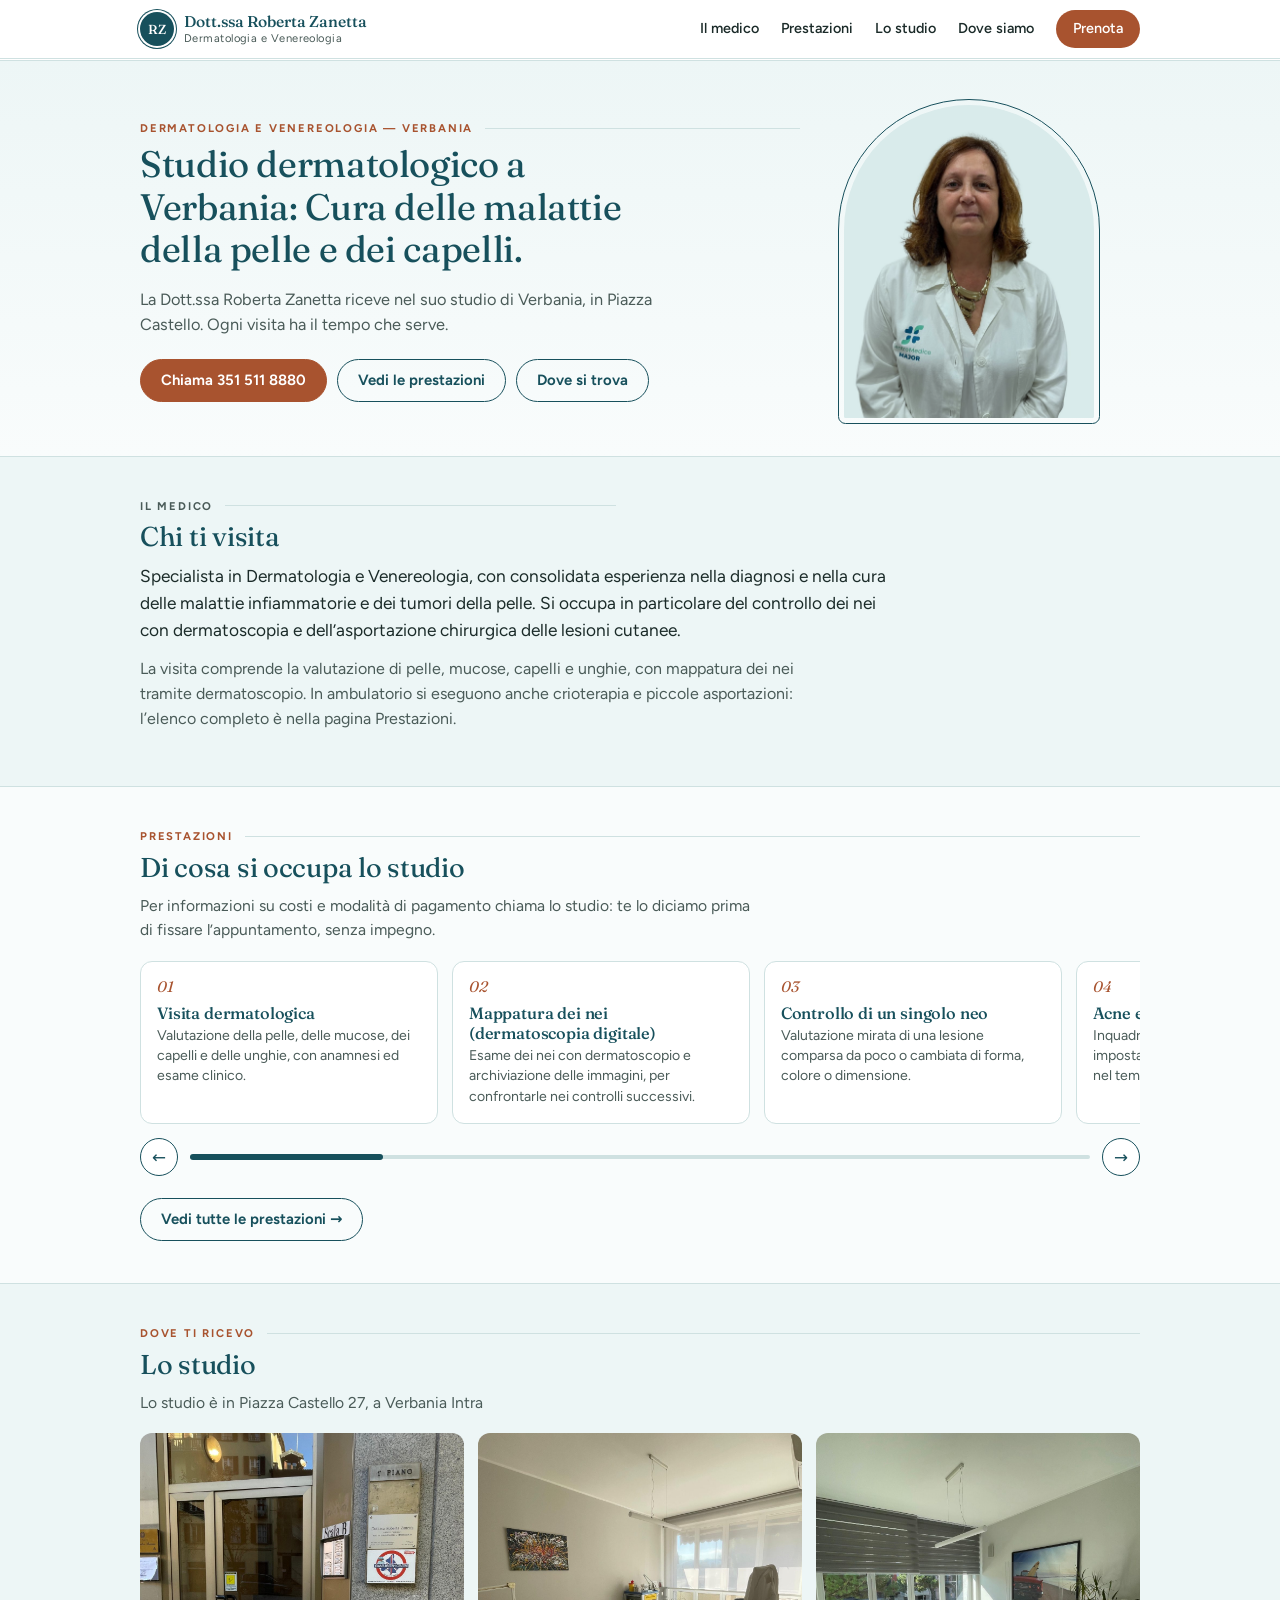
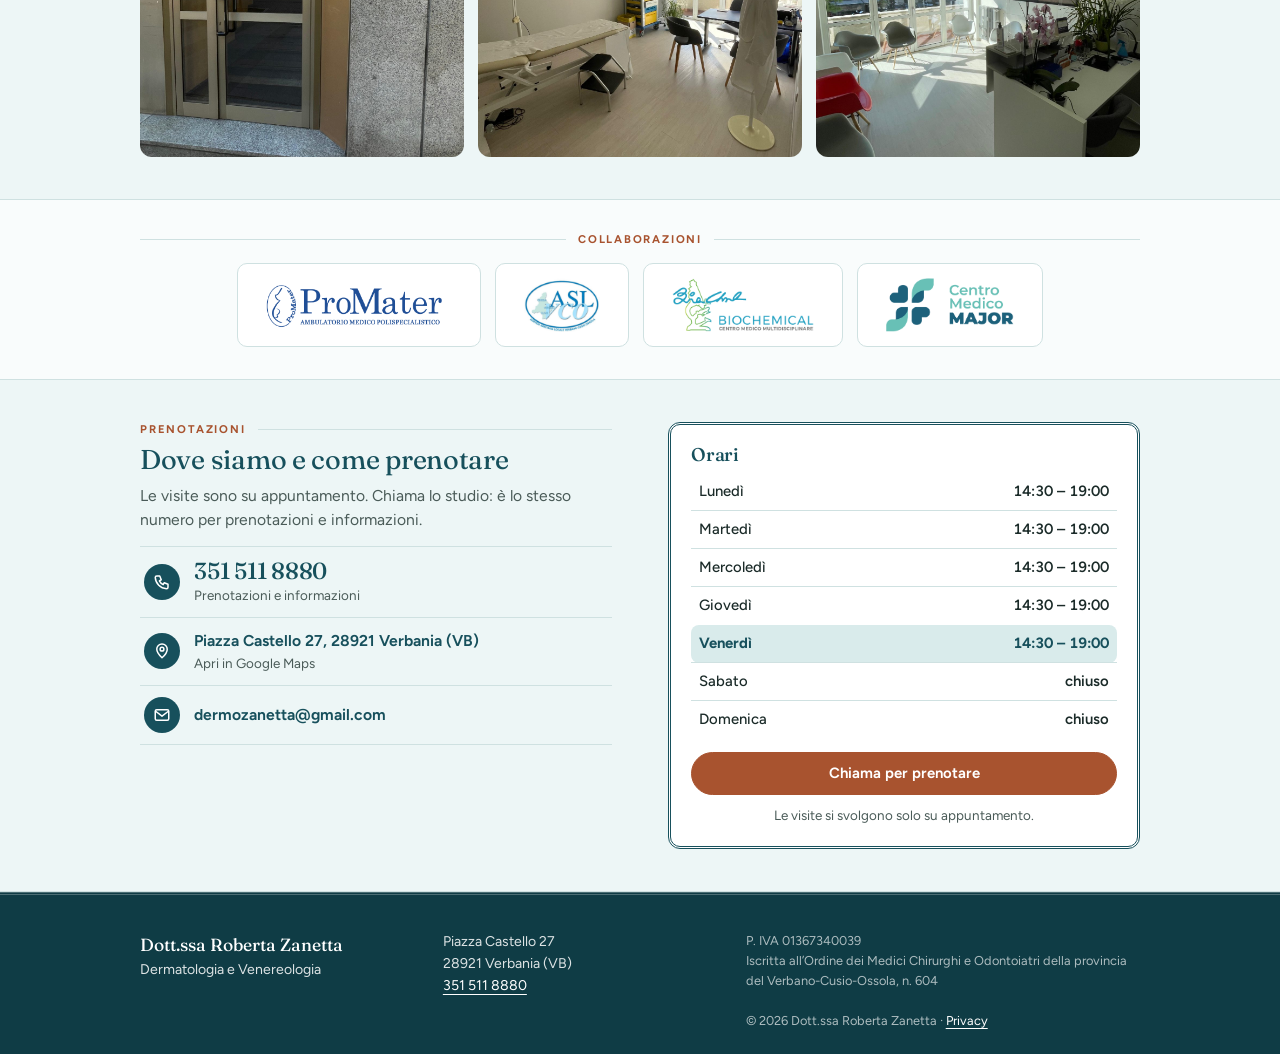
<file: index.html>
<!DOCTYPE html>
<html lang="it">
<head>
<meta charset="utf-8">
<meta name="viewport" content="width=device-width, initial-scale=1">
<!-- Sicurezza: la pagina carica solo file di questo sito. Se un domani
     si aggiunge qualcosa da fuori (mappa incorporata, font di Google,
     statistiche) va aggiunto qui, oltre che nell'informativa privacy. -->
<meta http-equiv="Content-Security-Policy" content="default-src 'self'; script-src 'self'; style-src 'self'; img-src 'self' data:; object-src 'none'; base-uri 'self'; form-action 'none'">
<!-- I testi segnati con T: e B: arrivano da contenuti.json e li riscrive
     genera.mjs: si modificano da admin.html, non a mano. -->
<title data-t="seo.home.titolo">Dott.ssa Roberta Zanetta — Dermatologa a Verbania</title>
<meta name="description" data-c="seo.home.descrizione" content="Dott.ssa Roberta Zanetta, dermatologa a Verbania in Piazza Castello. Visite dermatologiche e controllo dei nei su appuntamento. Tel. 351 511 8880.">
<meta name="theme-color" content="#c0764e">
<link rel="icon" href="img/favicon.svg" type="image/svg+xml">
<meta property="og:title" data-c="seo.home.ogTitolo" content="Dott.ssa Roberta Zanetta — Dermatologa a Verbania">
<meta property="og:description" data-c="seo.home.ogDescrizione" content="Visite dermatologiche e controllo dei nei su appuntamento, a Verbania in Piazza Castello.">
<meta property="og:type" content="website">
<meta property="og:locale" content="it_IT">
<meta property="og:site_name" data-c="seo.sitoNome" content="Dott.ssa Roberta Zanetta — Dermatologa">
<meta property="og:url" content="https://dermozanetta.it/">
<!-- Anteprima quando il link viene condiviso (WhatsApp, Facebook, LinkedIn).
     Deve essere un indirizzo completo con https://, non un percorso relativo. -->
<meta property="og:image" data-c="foto.ritrattoOg" content="https://dermozanetta.it/img/dottoressa-1792946299401.jpg">
<meta property="og:image:alt" data-c="foto.ritrattoOgAlt" content="Ritratto della Dott.ssa Roberta Zanetta">
<meta name="twitter:card" content="summary_large_image">
<link rel="canonical" href="https://dermozanetta.it/">
<!-- La foto dell'hero e' l'immagine piu' grande della prima schermata:
     il browser la scarica subito invece di scoprirla a meta' pagina. -->
<link rel="preload" as="image" data-c="foto.precarica" href="img/dottoressa-1792946299401.jpg">
<link rel="stylesheet" href="style.css">
</head>
<body>

<a class="skip" href="#main">Vai al contenuto</a>

<header class="site-header" id="top">
  <div class="wrap header-inner">
    <a class="brand" href="#top">
      <!--B:marchio-->
      <span class="brand-mark">RZ</span>
      <span class="brand-text">
        <strong>Dott.ssa Roberta Zanetta</strong>
        <small>Dermatologia e Venereologia</small>
      </span>
      <!--/B-->
    </a>

    <button type="button" class="nav-toggle" id="navToggle" aria-expanded="false" aria-controls="nav" aria-label="Apri il menu">
      <span></span><span></span><span></span>
    </button>

    <nav id="nav" class="nav">
      <!-- Voci del menu: si cambiano dal pannello, sezione "Sezioni e menu". -->
      <!--B:menu-->
      <a href="#chi-sono">Il medico</a>
      <a href="prestazioni.html">Prestazioni</a>
      <a href="#studio">Lo studio</a>
      <a href="#contatti">Dove siamo</a>
      <!--/B-->
      <!--B:bottoneChiamaPiccolo-->
      <a class="btn btn-sm" data-c="tel" href="tel:+393515118880">Prenota</a>
      <!--/B-->
    </nav>
  </div>
</header>

<main id="main">

  <!-- Prima schermata: sempre presente (il titolo h1 e' la frase piu'
       importante per Google), le sue parti facoltative spariscono se
       lasciate vuote nel pannello. -->
  <!--B:hero-->
  <section class="hero">
    <div class="wrap hero-inner">
      <div class="hero-text">
        <p class="eyebrow">Dermatologia e Venereologia — Verbania</p>
        <h1>Studio dermatologico a Verbania: Cura delle malattie della pelle e dei capelli.</h1>
        <p class="lead">La Dott.ssa Roberta Zanetta riceve nel suo studio di Verbania, in Piazza Castello. Ogni visita ha il tempo che serve.</p>
        <div class="hero-cta">
          <a class="btn" data-c="tel" href="tel:+393515118880">Chiama 351&nbsp;511&nbsp;8880</a>
          <a class="btn btn-ghost" href="#prestazioni">Vedi le prestazioni</a>
          <a class="btn btn-ghost" data-c="mappa" href="https://maps.google.com/?cid=15553148866995770811" target="_blank" rel="noopener">Dove si trova</a>
        </div>
      </div>
      <figure class="hero-photo">
        <img fetchpriority="high" data-c="foto.dottoressa" src="img/dottoressa-1792946299401.jpg" alt="Ritratto della Dott.ssa Roberta Zanetta" width="520" height="620">
      </figure>
    </div>
  </section>
  <!--/B-->

  <!-- Le sezioni della home, nell'ordine e con la visibilita' decisi nel
       pannello ("Sezioni e menu"). Le disegna genera-nucleo.js: tutto
       quello che sta fra i due segnaposto viene riscritto a ogni
       pubblicazione, modificarlo qui e' tempo perso. -->
  <!--B:sezioniHome-->
  <section id="chi-sono" class="section section-alt">
    <div class="wrap narrow">
      <p class="eyebrow">Il medico</p>
      <h2>Chi ti visita</h2>
      <p>Specialista in Dermatologia e Venereologia, con consolidata esperienza nella diagnosi e nella cura delle malattie infiammatorie e dei tumori della pelle. Si occupa in particolare del controllo dei nei con dermatoscopia e dell’asportazione chirurgica delle lesioni cutanee.</p>
      <p>La visita comprende la valutazione di pelle, mucose, capelli e unghie, con mappatura dei nei tramite dermatoscopio. In ambulatorio si eseguono anche crioterapia e piccole asportazioni: l’elenco completo è nella pagina Prestazioni.</p>
    </div>
  </section>

  <section id="prestazioni" class="section">
    <div class="wrap">
      <p class="eyebrow center">Prestazioni</p>
      <h2 class="center">Di cosa si occupa lo studio</h2>
      <p class="section-intro center">Per informazioni su costi e modalità di pagamento chiama lo studio: te lo diciamo prima di fissare l’appuntamento, senza impegno.</p>
      <div class="carosello">
        <div class="cards carosello-pista" id="elencoPrestazioni" tabindex="0" role="group" aria-label="Prestazioni, scorrevoli lateralmente">
          <article class="card" data-cerca="visita dermatologica valutazione della pelle, delle mucose, dei capelli e delle unghie, con anamnesi ed esame clinico. generale prima visita controllo pelle cute derma">
            <h3>Visita dermatologica</h3>
            <p>Valutazione della pelle, delle mucose, dei capelli e delle unghie, con anamnesi ed esame clinico.</p>
          </article>
          <article class="card" data-cerca="mappatura dei nei (dermatoscopia digitale) esame dei nei con dermatoscopio e archiviazione delle immagini, per confrontarle nei controlli successivi. nei neo nevi mappatura melanoma epiluminescenza controllo macchie">
            <h3>Mappatura dei nei (dermatoscopia digitale)</h3>
            <p>Esame dei nei con dermatoscopio e archiviazione delle immagini, per confrontarle nei controlli successivi.</p>
          </article>
          <article class="card" data-cerca="controllo di un singolo neo valutazione mirata di una lesione comparsa da poco o cambiata di forma, colore o dimensione. neo cambiato cresciuto sanguina prude macchia scura">
            <h3>Controllo di un singolo neo</h3>
            <p>Valutazione mirata di una lesione comparsa da poco o cambiata di forma, colore o dimensione.</p>
          </article>
          <article class="card" data-cerca="acne e cicatrici da acne inquadramento della forma di acne e impostazione della terapia, con controlli nel tempo. acne brufoli foruncoli punti neri comedoni pelle grassa adolescenti cicatrici">
            <h3>Acne e cicatrici da acne</h3>
            <p>Inquadramento della forma di acne e impostazione della terapia, con controlli nel tempo.</p>
          </article>
          <article class="card" data-cerca="psoriasi diagnosi e gestione della psoriasi cutanea, con valutazione delle terapie disponibili. psoriasi placche squame chiazze rosse gomiti ginocchia cuoio capelluto">
            <h3>Psoriasi</h3>
            <p>Diagnosi e gestione della psoriasi cutanea, con valutazione delle terapie disponibili.</p>
          </article>
          <article class="card" data-cerca="dermatite atopica ed eczemi valutazione delle dermatiti, individuazione dei fattori scatenanti e terapia. dermatite eczema atopica seborroica da contatto prurito pelle secca irritazione arrossamento">
            <h3>Dermatite atopica ed eczemi</h3>
            <p>Valutazione delle dermatiti, individuazione dei fattori scatenanti e terapia.</p>
          </article>
          <article class="card" data-cerca="orticaria e reazioni allergiche cutanee inquadramento delle manifestazioni orticarioidi e delle reazioni cutanee di natura allergica. orticaria pomfi allergia gonfiore prurito reazione punture">
            <h3>Orticaria e reazioni allergiche cutanee</h3>
            <p>Inquadramento delle manifestazioni orticarioidi e delle reazioni cutanee di natura allergica.</p>
          </article>
          <article class="card" data-cerca="micosi di pelle e unghie diagnosi delle infezioni da funghi di cute e unghie e impostazione del trattamento. micosi funghi unghie onicomicosi piede atleta candida macchie bianche">
            <h3>Micosi di pelle e unghie</h3>
            <p>Diagnosi delle infezioni da funghi di cute e unghie e impostazione del trattamento.</p>
          </article>
          <article class="card" data-cerca="verruche, condilomi e mollusco contagioso valutazione e trattamento delle lesioni di origine virale della cute e delle mucose. verruche porri condilomi papilloma hpv mollusco contagioso">
            <h3>Verruche, condilomi e mollusco contagioso</h3>
            <p>Valutazione e trattamento delle lesioni di origine virale della cute e delle mucose.</p>
          </article>
          <article class="card" data-cerca="caduta dei capelli e malattie del cuoio capelluto valutazione tricologica della caduta dei capelli e delle patologie del cuoio capelluto. capelli caduta calvizie alopecia diradamento forfora tricologia cuoio capelluto">
            <h3>Caduta dei capelli e malattie del cuoio capelluto</h3>
            <p>Valutazione tricologica della caduta dei capelli e delle patologie del cuoio capelluto.</p>
          </article>
          <article class="card" data-cerca="malattie sessualmente trasmissibili (venereologia) valutazione e gestione delle infezioni a trasmissione sessuale con manifestazioni cutanee o mucose. venereologia mst ist infezioni genitali herpes sifilide">
            <h3>Malattie sessualmente trasmissibili (venereologia)</h3>
            <p>Valutazione e gestione delle infezioni a trasmissione sessuale con manifestazioni cutanee o mucose.</p>
          </article>
          <article class="card" data-cerca="cheratosi attiniche e tumori della pelle valutazione delle lesioni legate all’esposizione solare e dei tumori cutanei, con indicazioni sul percorso da seguire. cheratosi attiniche sole tumore carcinoma basalioma melanoma lesioni precancerose">
            <h3>Cheratosi attiniche e tumori della pelle</h3>
            <p>Valutazione delle lesioni legate all’esposizione solare e dei tumori cutanei, con indicazioni sul percorso da seguire.</p>
          </article>
          <article class="card" data-cerca="crioterapia trattamento ambulatoriale di alcune lesioni cutanee mediante applicazione di azoto liquido. crioterapia azoto liquido verruche cheratosi lesioni">
            <h3>Crioterapia</h3>
            <p>Trattamento ambulatoriale di alcune lesioni cutanee mediante applicazione di azoto liquido.</p>
          </article>
          <article class="card" data-cerca="asportazione e biopsia di lesioni cutanee piccoli interventi ambulatoriali con eventuale invio del prelievo all’esame istologico. asportazione biopsia rimozione neo cisti chirurgia ambulatoriale istologico punti">
            <h3>Asportazione e biopsia di lesioni cutanee</h3>
            <p>Piccoli interventi ambulatoriali con eventuale invio del prelievo all’esame istologico.</p>
          </article>
          <article class="card" data-cerca="dermatologia pediatrica valutazione dei problemi della pelle in bambini e ragazzi. bambini pediatrica neonato ragazzi angiomi crosta lattea dermatite pannolino">
            <h3>Dermatologia pediatrica</h3>
            <p>Valutazione dei problemi della pelle in bambini e ragazzi.</p>
          </article>
        </div>
        <div class="carosello-barra" hidden><span></span></div>
      </div>
      <noscript>
        <p class="section-intro center">
          <a href="prestazioni.html">Apri l&rsquo;elenco completo delle prestazioni</a>.
        </p>
      </noscript>
      <p class="center azione-sezione">
        <a class="btn btn-ghost" href="prestazioni.html">Vedi tutte le prestazioni →</a>
      </p>
    </div>
  </section>

  <section id="studio" class="section section-alt">
    <div class="wrap">
      <p class="eyebrow center">Dove ti ricevo</p>
      <h2 class="center">Lo studio</h2>
      <p class="section-intro center">Lo studio è in Piazza Castello 27, a Verbania Intra</p>
      <div class="gallery">
        <img src="img/ingresso-1793446262774.jpg" alt="Ingresso dello studio" width="600" height="450" loading="lazy">
        <img src="img/studio-1793446240060.jpg" alt="Sala visite" width="600" height="450" loading="lazy">
        <img src="img/salaAttesa-1793446234327.jpg" alt="Sala d’attesa" width="600" height="450" loading="lazy">
      </div>
    </div>
  </section>

  <section id="collaborazioni" class="section">
    <div class="wrap">
      <h2 class="eyebrow center">Collaborazioni</h2>
      <div class="logos">
        <div class="logo-card">
          <img src="img/loghi/proMater.png" alt="ProMater — Ambulatorio Medico Polispecialistico" loading="lazy">
        </div>
        <div class="logo-card">
          <img src="img/loghi/asl-vco.png" alt="ASL VCO — Azienda Sanitaria Locale Verbano Cusio Ossola" loading="lazy">
        </div>
        <div class="logo-card">
          <img src="img/loghi/biochemical.png" alt="Biochemical — Centro Medico Multidisciplinare, Domodossola" loading="lazy">
        </div>
        <div class="logo-card">
          <img src="img/loghi/laveno.png" alt="Centro Medico Major — Laveno" loading="lazy">
        </div>
      </div>
    </div>
  </section>

  <section id="contatti" class="section section-alt">
    <div class="wrap two-col">
      <div>
        <p class="eyebrow">Prenotazioni</p>
        <h2>Dove siamo e come prenotare</h2>
        <p class="section-intro">Le visite sono su appuntamento. Chiama lo studio: è lo stesso numero per prenotazioni e informazioni.</p>
        <div class="contact-list">
          <a class="contact-row" data-c="tel" href="tel:+393515118880">
            <span class="contact-icon" aria-hidden="true">&#9990;</span>
            <span><strong>351&nbsp;511&nbsp;8880</strong><small>Prenotazioni e informazioni</small></span>
          </a>
          <a class="contact-row" data-c="mappa" href="https://maps.google.com/?cid=15553148866995770811" target="_blank" rel="noopener">
            <span class="contact-icon" aria-hidden="true">&#9906;</span>
            <span><strong>Piazza Castello 27, 28921 Verbania (VB)</strong><small>Apri in Google Maps</small></span>
          </a>
          <a class="contact-row" data-c="mail" href="mailto:dermozanetta@gmail.com">
            <span class="contact-icon" aria-hidden="true">&#64;</span>
            <span><strong>dermozanetta@gmail.com</strong><small></small></span>
          </a>
        </div>
      </div>
      <div class="hours-card">
        <h3>Orari</h3>
        <table class="hours">
          <tbody>
            <tr><th>Lunedì</th><td>14:30 – 19:00</td></tr>
            <tr><th>Martedì</th><td>14:30 – 19:00</td></tr>
            <tr><th>Mercoledì</th><td>14:30 – 19:00</td></tr>
            <tr><th>Giovedì</th><td>14:30 – 19:00</td></tr>
            <tr><th>Venerdì</th><td>14:30 – 19:00</td></tr>
            <tr><th>Sabato</th><td>chiuso</td></tr>
            <tr><th>Domenica</th><td>chiuso</td></tr>
          </tbody>
        </table>
        <a class="btn btn-block" data-c="tel" href="tel:+393515118880">Chiama per prenotare</a>
        <p class="note">Le visite si svolgono solo su appuntamento.</p>
      </div>
    </div>
  </section>
  <!--/B-->

</main>

<footer class="site-footer">
  <div class="wrap footer-inner">
    <!--B:footer-->
    <div>
      <strong>Dott.ssa Roberta Zanetta</strong><br>
      Dermatologia e Venereologia
    </div>
    <div>
      Piazza Castello 27<br>
      28921 Verbania (VB)<br>
      <a data-c="tel" href="tel:+393515118880">351&nbsp;511&nbsp;8880</a>
    </div>
    <div class="footer-note">
      <!-- Dati obbligatori per legge sul sito di un medico (pubblicita'
           sanitaria): vanno tenuti su tutte le pagine, non solo in home. -->
      P. IVA 01367340039<br>
      Iscritta all’Ordine dei Medici Chirurghi e Odontoiatri della provincia del Verbano-Cusio-Ossola, n. 604<br>
      <br>
      &copy; <span id="year">2026</span> Dott.ssa Roberta Zanetta &middot;
      <a href="privacy.html">Privacy</a>
    </div>
    <!--/B-->
  </div>
</footer>

<!--B:bottoneChiamaFisso-->
<a class="call-fab" data-c="tel" href="tel:+393515118880">Chiama 351&nbsp;511&nbsp;8880</a>
<!--/B-->

<!--B:datiStrutturatiHome-->
<script type="application/ld+json">
{
  "@context": "https://schema.org",
  "@type": "Physician",
  "@id": "https://dermozanetta.it/#studio",
  "name": "Dott.ssa Roberta Zanetta — Dermatologa",
  "medicalSpecialty": "Dermatology",
  "telephone": "+393515118880",
  "email": "dermozanetta@gmail.com",
  "address": {
    "@type": "PostalAddress",
    "streetAddress": "Piazza Castello, 27",
    "addressLocality": "Verbania",
    "addressRegion": "VB",
    "postalCode": "28921",
    "addressCountry": "IT"
  },
  "geo": {
    "@type": "GeoCoordinates",
    "latitude": 45.9347213,
    "longitude": 8.572854
  },
  "image": "https://dermozanetta.it/img/dottoressa-1792946299401.jpg",
  "areaServed": [
    {
      "@type": "City",
      "name": "Verbania"
    },
    {
      "@type": "AdministrativeArea",
      "name": "Provincia del Verbano-Cusio-Ossola"
    }
  ],
  "availableService": [
    {
      "@type": "MedicalProcedure",
      "name": "Visita dermatologica",
      "description": "Valutazione della pelle, delle mucose, dei capelli e delle unghie, con anamnesi ed esame clinico."
    },
    {
      "@type": "MedicalProcedure",
      "name": "Mappatura dei nei (dermatoscopia digitale)",
      "description": "Esame dei nei con dermatoscopio e archiviazione delle immagini, per confrontarle nei controlli successivi."
    },
    {
      "@type": "MedicalProcedure",
      "name": "Controllo di un singolo neo",
      "description": "Valutazione mirata di una lesione comparsa da poco o cambiata di forma, colore o dimensione."
    },
    {
      "@type": "MedicalProcedure",
      "name": "Acne e cicatrici da acne",
      "description": "Inquadramento della forma di acne e impostazione della terapia, con controlli nel tempo."
    },
    {
      "@type": "MedicalProcedure",
      "name": "Psoriasi",
      "description": "Diagnosi e gestione della psoriasi cutanea, con valutazione delle terapie disponibili."
    },
    {
      "@type": "MedicalProcedure",
      "name": "Dermatite atopica ed eczemi",
      "description": "Valutazione delle dermatiti, individuazione dei fattori scatenanti e terapia."
    },
    {
      "@type": "MedicalProcedure",
      "name": "Orticaria e reazioni allergiche cutanee",
      "description": "Inquadramento delle manifestazioni orticarioidi e delle reazioni cutanee di natura allergica."
    },
    {
      "@type": "MedicalProcedure",
      "name": "Micosi di pelle e unghie",
      "description": "Diagnosi delle infezioni da funghi di cute e unghie e impostazione del trattamento."
    },
    {
      "@type": "MedicalProcedure",
      "name": "Verruche, condilomi e mollusco contagioso",
      "description": "Valutazione e trattamento delle lesioni di origine virale della cute e delle mucose."
    },
    {
      "@type": "MedicalProcedure",
      "name": "Caduta dei capelli e malattie del cuoio capelluto",
      "description": "Valutazione tricologica della caduta dei capelli e delle patologie del cuoio capelluto."
    },
    {
      "@type": "MedicalProcedure",
      "name": "Malattie sessualmente trasmissibili (venereologia)",
      "description": "Valutazione e gestione delle infezioni a trasmissione sessuale con manifestazioni cutanee o mucose."
    },
    {
      "@type": "MedicalProcedure",
      "name": "Cheratosi attiniche e tumori della pelle",
      "description": "Valutazione delle lesioni legate all’esposizione solare e dei tumori cutanei, con indicazioni sul percorso da seguire."
    },
    {
      "@type": "MedicalProcedure",
      "name": "Crioterapia",
      "description": "Trattamento ambulatoriale di alcune lesioni cutanee mediante applicazione di azoto liquido."
    },
    {
      "@type": "MedicalProcedure",
      "name": "Asportazione e biopsia di lesioni cutanee",
      "description": "Piccoli interventi ambulatoriali con eventuale invio del prelievo all’esame istologico."
    },
    {
      "@type": "MedicalProcedure",
      "name": "Dermatologia pediatrica",
      "description": "Valutazione dei problemi della pelle in bambini e ragazzi."
    }
  ],
  "hasMap": "https://maps.google.com/?cid=15553148866995770811",
  "url": "https://dermozanetta.it/",
  "sameAs": [
    "https://maps.google.com/?cid=15553148866995770811"
  ],
  "openingHours": [
    "Mo 14:30-19:00",
    "Tu 14:30-19:00",
    "We 14:30-19:00",
    "Th 14:30-19:00",
    "Fr 14:30-19:00"
  ]
}
</script>
<!--/B-->

<script src="script.js" defer></script>
</body>
</html>
</file>
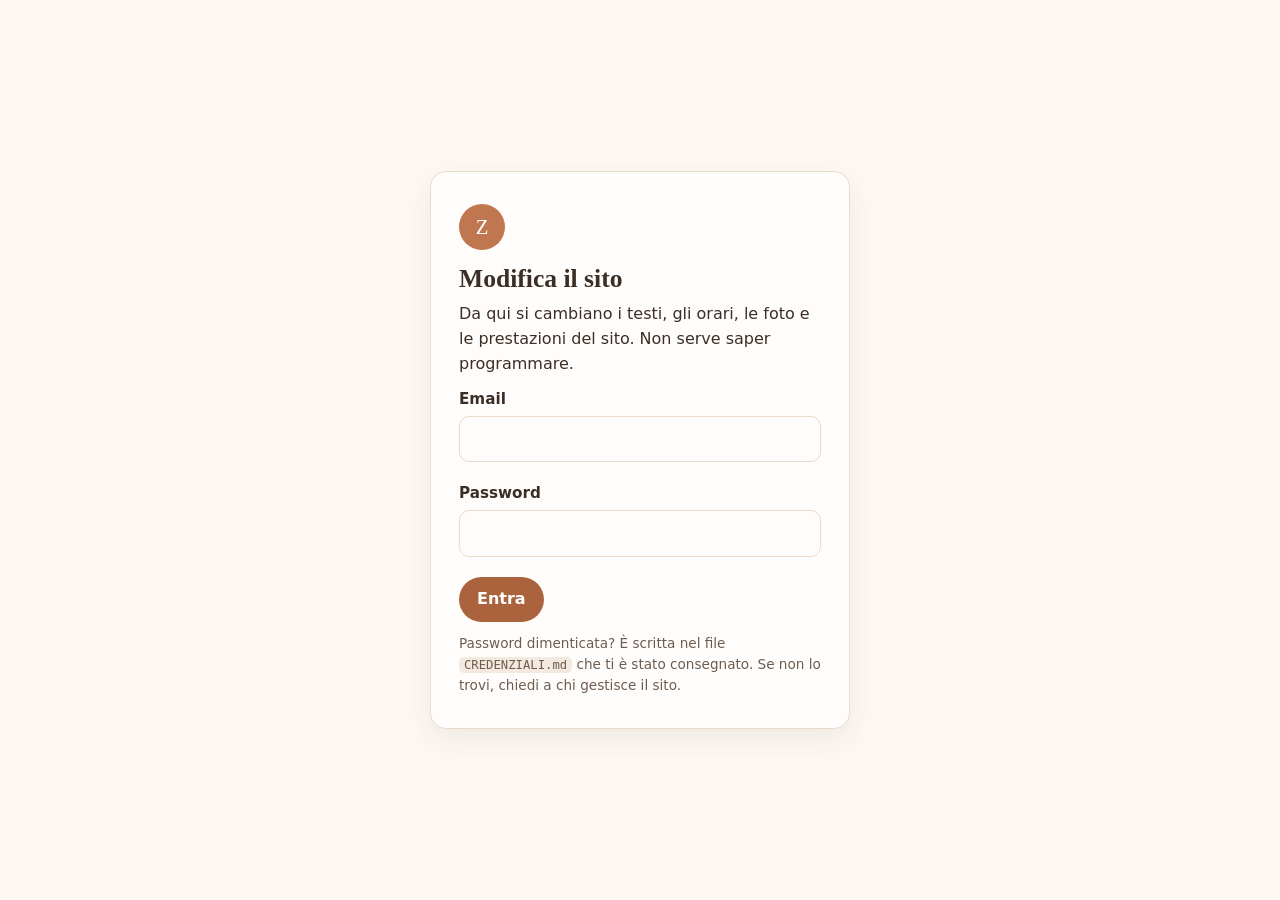
<file: admin.html>
<!DOCTYPE html>
<html lang="it">
<head>
<meta charset="utf-8">
<meta name="viewport" content="width=device-width, initial-scale=1">
<!-- Sicurezza: questa pagina tiene in memoria il codice di collegamento
     a GitHub. Puo' eseguire solo i propri file e parlare solo con questo
     sito e con api.github.com: anche se qualcosa di estraneo finisse
     nella pagina, non potrebbe spedire il codice altrove.
     L'anteprima eredita le stesse regole. -->
<meta http-equiv="Content-Security-Policy" content="default-src 'self'; script-src 'self'; style-src 'self'; img-src 'self' data: blob:; connect-src 'self' https://api.github.com; frame-src 'self'; object-src 'none'; base-uri 'self'; form-action 'none'">
<title>Modifica il sito — Dott.ssa Roberta Zanetta</title>
<!-- Questa pagina non deve finire su Google: e' di servizio, non fa parte
     del sito. Il divieto e' ripetuto anche in robots.txt. -->
<meta name="robots" content="noindex, nofollow">
<link rel="icon" href="img/favicon.svg" type="image/svg+xml">
<link rel="stylesheet" href="admin.css">
</head>
<body>

<!-- =====================================================================
     ACCESSO
     La password apre questa pagina e sblocca il codice di pubblicazione
     salvato nel browser (vedi admin.js). Senza quel codice si puo'
     guardare e scaricare, ma non pubblicare: e' li' la vera serratura.
     ===================================================================== -->
<div class="accesso" id="accesso">
  <form class="accesso-box" id="moduloAccesso" autocomplete="on">
    <span class="marchio" aria-hidden="true">Z</span>
    <h1>Modifica il sito</h1>
    <p>Da qui si cambiano i testi, gli orari, le foto e le prestazioni del sito.
       Non serve saper programmare.</p>

    <div class="campo">
      <label for="email">Email</label>
      <input type="email" id="email" name="email" autocomplete="username" required>
    </div>
    <div class="campo">
      <label for="password">Password</label>
      <input type="password" id="password" name="password" autocomplete="current-password" required>
    </div>

    <p class="avviso avviso-errore" id="erroreAccesso" hidden></p>
    <p><button class="btn" type="submit" id="bottoneEntra">Entra</button></p>
    <p class="aiuto">
      Password dimenticata? È scritta nel file <code>CREDENZIALI.md</code> che ti è
      stato consegnato. Se non lo trovi, chiedi a chi gestisce il sito.
    </p>
  </form>
</div>

<!-- =====================================================================
     PANNELLO
     Le sezioni le costruisce admin.js leggendo l'elenco dei campi:
     aggiungere un campo al sito vuol dire aggiungere una riga li',
     non scrivere HTML qui.
     ===================================================================== -->
<div id="pannello" hidden>

  <div class="barra">
    <span class="titolo">Modifica il sito</span>
    <span class="stato" id="stato"></span>
    <button class="btn btn-ghost btn-sm" type="button" id="bottoneAnteprima" aria-pressed="true">Nascondi anteprima</button>
    <a class="btn btn-ghost btn-sm" href="index.html" target="_blank" rel="noopener">Vedi il sito</a>
    <button class="btn btn-ghost btn-sm" type="button" id="bottoneEsci">Esci</button>
    <button class="btn" type="button" id="bottonePubblica">Salva e pubblica</button>
  </div>

  <div class="impalcatura" id="impalcatura">
    <nav class="menu" id="menu" aria-label="Sezioni da modificare"></nav>
    <div class="contenuto" id="contenuto"></div>

    <!-- Anteprima: la pagina vera, ricostruita mentre si scrive dallo
         stesso genera-nucleo.js che genera il sito. Quello che si vede
         qui e' quello che verra' pubblicato. -->
    <aside class="anteprima" id="anteprima" aria-label="Anteprima del sito">
      <div class="anteprima-testa">
        <label class="sr-only" for="anteprimaPagina">Pagina da vedere</label>
        <select id="anteprimaPagina">
          <option value="index.html">Home</option>
          <option value="prestazioni.html">Prestazioni</option>
          <option value="domande.html">Domande</option>
          <option value="privacy.html">Privacy</option>
        </select>
        <div class="anteprima-misure" role="group" aria-label="Larghezza dello schermo">
          <button type="button" data-larghezza="intera" aria-pressed="true">Computer</button>
          <button type="button" data-larghezza="telefono" aria-pressed="false">Telefono</button>
        </div>
        <span class="anteprima-nota" id="anteprimaNota">Non ancora pubblicato</span>
      </div>
      <div class="anteprima-cornice" id="anteprimaCornice">
        <!-- Niente sandbox: dentro c'è il sito stesso, generato dagli
             stessi testi che sta scrivendo chi guarda, e il pannello
             deve poterci leggere dentro per non perdere il punto in cui
             si stava guardando a ogni tasto premuto. -->
        <iframe id="anteprimaTelaio" title="Anteprima del sito"></iframe>
      </div>
    </aside>
  </div>

</div>

<!-- Le regole con cui i testi diventano pagine. Stesso file che usa
     node genera.mjs: anteprima e sito non possono divergere. -->
<script src="genera-nucleo.js"></script>
<script src="admin.js"></script>
</body>
</html>
</file>
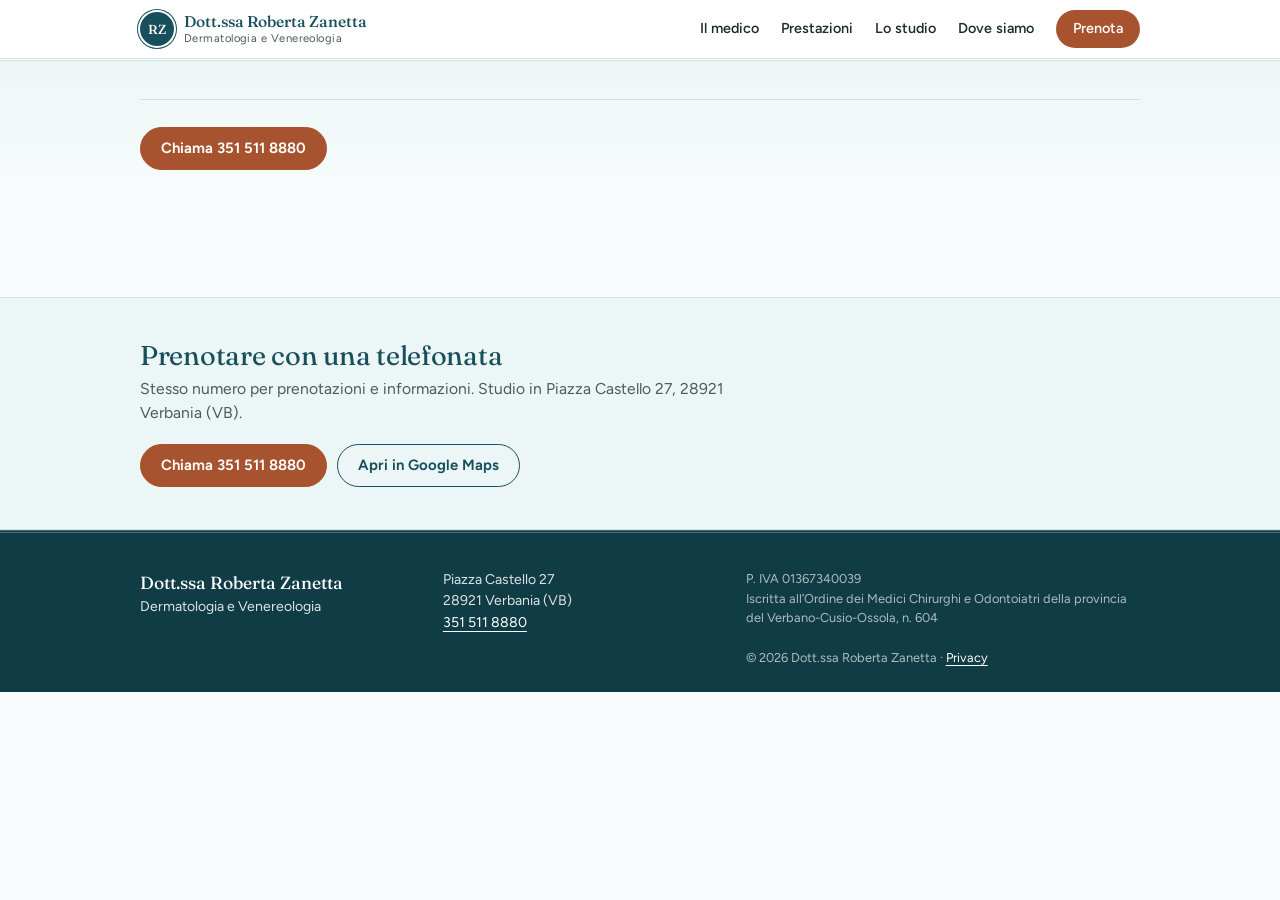
<file: domande.html>
<!DOCTYPE html>
<html lang="it">
<head>
<meta charset="utf-8">
<meta name="viewport" content="width=device-width, initial-scale=1">
<!-- Sicurezza: la pagina carica solo file di questo sito. Se un domani
     si aggiunge qualcosa da fuori (mappa incorporata, font di Google,
     statistiche) va aggiunto qui, oltre che nell'informativa privacy. -->
<meta http-equiv="Content-Security-Policy" content="default-src 'self'; script-src 'self'; style-src 'self'; img-src 'self' data:; object-src 'none'; base-uri 'self'; form-action 'none'">
<title data-t="seo.domande.titolo">Domande frequenti — Dott.ssa Roberta Zanetta, dermatologa a Verbania</title>
<meta name="description" data-c="seo.domande.descrizione" content="Cosa portare alla visita, se è convenzionata con il SSN, quanto dura: le domande frequenti sullo studio della Dott.ssa Roberta Zanetta a Verbania.">
<!-- Vuoto finche' la pagina e' visibile; se la si nasconde dal pannello
     ("Pagine") qui compare il divieto di indicizzarla. -->
<!--B:robots:domande.html-->
<meta name="robots" content="noindex, follow">
<!--/B-->
<meta name="theme-color" content="#c0764e">
<link rel="icon" href="img/favicon.svg" type="image/svg+xml">
<link rel="canonical" href="https://dermozanetta.it/domande.html">
<meta property="og:title" data-c="seo.domande.ogTitolo" content="Domande frequenti — Dott.ssa Roberta Zanetta, dermatologa a Verbania">
<meta property="og:description" data-c="seo.domande.ogDescrizione" content="Cosa portare alla visita, quanto dura, se è convenzionata con il SSN: le domande frequenti sullo studio di Verbania.">
<meta property="og:type" content="website">
<meta property="og:locale" content="it_IT">
<meta property="og:site_name" data-c="seo.sitoNome" content="Dott.ssa Roberta Zanetta — Dermatologa">
<meta property="og:url" content="https://dermozanetta.it/domande.html">
<meta property="og:image" data-c="foto.ritrattoOg" content="https://dermozanetta.it/img/dottoressa-1792946299401.jpg">
<meta property="og:image:alt" data-c="foto.ritrattoOgAlt" content="Ritratto della Dott.ssa Roberta Zanetta">
<meta name="twitter:card" content="summary_large_image">
<link rel="stylesheet" href="style.css">
</head>
<body>

<a class="skip" href="#main">Vai al contenuto</a>

<header class="site-header" id="top">
  <div class="wrap header-inner">
    <a class="brand" href="index.html">
      <!--B:marchio-->
      <span class="brand-mark">RZ</span>
      <span class="brand-text">
        <strong>Dott.ssa Roberta Zanetta</strong>
        <small>Dermatologia e Venereologia</small>
      </span>
      <!--/B-->
    </a>

    <button type="button" class="nav-toggle" id="navToggle" aria-expanded="false" aria-controls="nav" aria-label="Apri il menu">
      <span></span><span></span><span></span>
    </button>

    <nav id="nav" class="nav">
      <!-- Voci del menu: si cambiano dal pannello, sezione "Sezioni e menu". -->
      <!--B:menu:domande.html-->
      <a href="index.html#chi-sono">Il medico</a>
      <a href="prestazioni.html">Prestazioni</a>
      <a href="index.html#studio">Lo studio</a>
      <a href="index.html#contatti">Dove siamo</a>
      <!--/B-->
      <!--B:bottoneChiamaPiccolo-->
      <a class="btn btn-sm" data-c="tel" href="tel:+393515118880">Prenota</a>
      <!--/B-->
    </nav>
  </div>
</header>

<main id="main">

  <section class="page-head">
    <div class="wrap">
      <p class="eyebrow"><!--T:paginaDomande.eyebrow--><!--/T--></p>
      <h1><!--T:paginaDomande.titolo--><!--/T--></h1>
      <p class="lead">
        <!--T:paginaDomande.lead--><!--/T-->
      </p>
      <p>
        <!--B:bottoneChiama-->
        <a class="btn" data-c="tel" href="tel:+393515118880">Chiama 351&nbsp;511&nbsp;8880</a>
        <!--/B-->
      </p>
    </div>
  </section>

  <!-- ===================== DOMANDE FREQUENTI =====================
       Si aggiungono, modificano e tolgono da admin.html. -->
  <section class="section">
    <div class="wrap narrow">
      <!--B:domande-->

      <!--/B-->
    </div>
  </section>

  <section class="section section-alt">
    <div class="wrap cta-strip">
      <!--B:ctaFinale-->
      <div>
        <h2>Prenotare con una telefonata</h2>
        <p class="section-intro">Stesso numero per prenotazioni e informazioni. Studio in Piazza Castello 27, 28921 Verbania (VB).</p>
      </div>
      <div class="cta-strip-actions">
        <a class="btn" data-c="tel" href="tel:+393515118880">Chiama 351&nbsp;511&nbsp;8880</a>
        <a class="btn btn-ghost" data-c="mappa" href="https://maps.google.com/?cid=15553148866995770811" target="_blank" rel="noopener">Apri in Google Maps</a>
      </div>
      <!--/B-->
    </div>
  </section>

</main>

<footer class="site-footer">
  <div class="wrap footer-inner">
    <!--B:footer-->
    <div>
      <strong>Dott.ssa Roberta Zanetta</strong><br>
      Dermatologia e Venereologia
    </div>
    <div>
      Piazza Castello 27<br>
      28921 Verbania (VB)<br>
      <a data-c="tel" href="tel:+393515118880">351&nbsp;511&nbsp;8880</a>
    </div>
    <div class="footer-note">
      <!-- Dati obbligatori per legge sul sito di un medico (pubblicita'
           sanitaria): vanno tenuti su tutte le pagine, non solo in home. -->
      P. IVA 01367340039<br>
      Iscritta all’Ordine dei Medici Chirurghi e Odontoiatri della provincia del Verbano-Cusio-Ossola, n. 604<br>
      <br>
      &copy; <span id="year">2026</span> Dott.ssa Roberta Zanetta &middot;
      <a href="privacy.html">Privacy</a>
    </div>
    <!--/B-->
  </div>
</footer>

<!--B:bottoneChiamaFisso-->
<a class="call-fab" data-c="tel" href="tel:+393515118880">Chiama 351&nbsp;511&nbsp;8880</a>
<!--/B-->

<!-- Le stesse domande in forma leggibile da Google: possono comparire
     direttamente nei risultati di ricerca. -->
<!--B:datiStrutturatiDomande-->
<script type="application/ld+json">
{
  "@context": "https://schema.org",
  "@type": "FAQPage",
  "mainEntity": []
}
</script>
<!--/B-->

<!--B:bricioleDomande-->
<script type="application/ld+json">
{
  "@context": "https://schema.org",
  "@type": "BreadcrumbList",
  "itemListElement": [
    {
      "@type": "ListItem",
      "position": 1,
      "name": "Home",
      "item": "https://dermozanetta.it/"
    },
    {
      "@type": "ListItem",
      "position": 2,
      "name": "",
      "item": "https://dermozanetta.it/domande.html"
    }
  ]
}
</script>
<!--/B-->

<script src="script.js" defer></script>
</body>
</html>
</file>
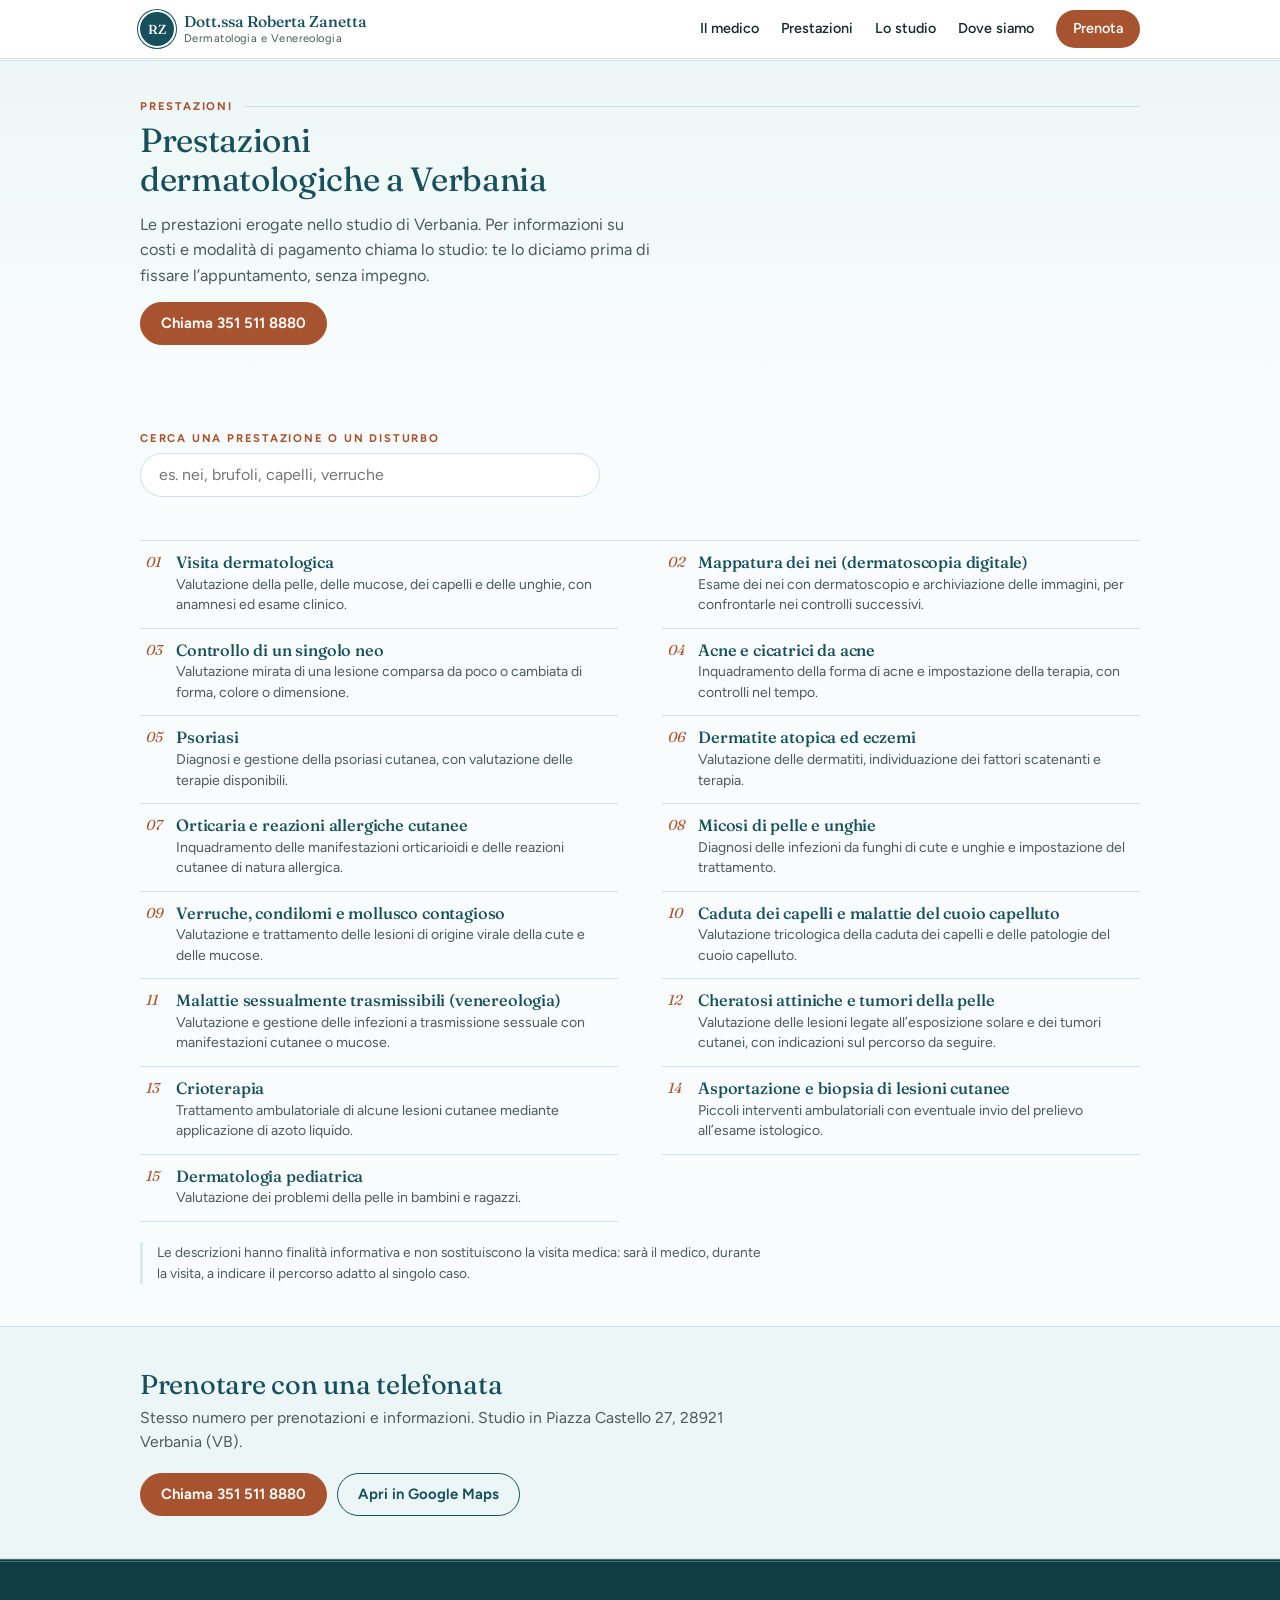
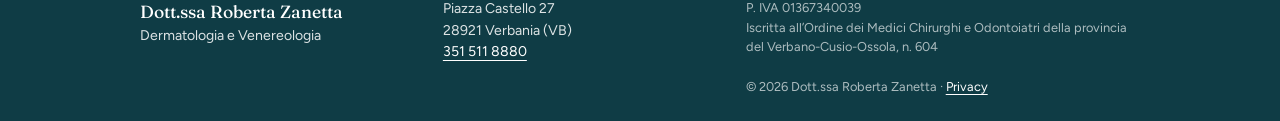
<file: prestazioni.html>
<!DOCTYPE html>
<html lang="it">
<head>
<meta charset="utf-8">
<meta name="viewport" content="width=device-width, initial-scale=1">
<!-- Sicurezza: la pagina carica solo file di questo sito. Se un domani
     si aggiunge qualcosa da fuori (mappa incorporata, font di Google,
     statistiche) va aggiunto qui, oltre che nell'informativa privacy. -->
<meta http-equiv="Content-Security-Policy" content="default-src 'self'; script-src 'self'; style-src 'self'; img-src 'self' data:; object-src 'none'; base-uri 'self'; form-action 'none'">
<title data-t="seo.prestazioni.titolo">Prestazioni — Dott.ssa Roberta Zanetta, dermatologa a Verbania</title>
<meta name="description" data-c="seo.prestazioni.descrizione" content="Le prestazioni dello studio dermatologico della Dott.ssa Roberta Zanetta a Verbania: visita dermatologica, mappatura dei nei, acne, psoriasi, micosi, crioterapia e altro.">
<!-- Vuoto finche' la pagina e' visibile; se la si nasconde dal pannello
     ("Pagine") qui compare il divieto di indicizzarla. -->
<!--B:robots:prestazioni.html-->

<!--/B-->
<meta name="theme-color" content="#c0764e">
<link rel="icon" href="img/favicon.svg" type="image/svg+xml">
<link rel="canonical" href="https://dermozanetta.it/prestazioni.html">
<meta property="og:title" data-c="seo.prestazioni.ogTitolo" content="Prestazioni — Dott.ssa Roberta Zanetta, dermatologa a Verbania">
<meta property="og:description" data-c="seo.prestazioni.ogDescrizione" content="Visita dermatologica, mappatura dei nei, acne, psoriasi, micosi, crioterapia: le prestazioni dello studio di Verbania.">
<meta property="og:type" content="website">
<meta property="og:locale" content="it_IT">
<meta property="og:site_name" data-c="seo.sitoNome" content="Dott.ssa Roberta Zanetta — Dermatologa">
<meta property="og:url" content="https://dermozanetta.it/prestazioni.html">
<meta property="og:image" data-c="foto.ritrattoOg" content="https://dermozanetta.it/img/dottoressa-1792946299401.jpg">
<meta property="og:image:alt" data-c="foto.ritrattoOgAlt" content="Ritratto della Dott.ssa Roberta Zanetta">
<meta name="twitter:card" content="summary_large_image">
<link rel="stylesheet" href="style.css">
</head>
<body>

<a class="skip" href="#main">Vai al contenuto</a>

<header class="site-header" id="top">
  <div class="wrap header-inner">
    <a class="brand" href="index.html">
      <!--B:marchio-->
      <span class="brand-mark">RZ</span>
      <span class="brand-text">
        <strong>Dott.ssa Roberta Zanetta</strong>
        <small>Dermatologia e Venereologia</small>
      </span>
      <!--/B-->
    </a>

    <button type="button" class="nav-toggle" id="navToggle" aria-expanded="false" aria-controls="nav" aria-label="Apri il menu">
      <span></span><span></span><span></span>
    </button>

    <nav id="nav" class="nav">
      <!-- Voci del menu: si cambiano dal pannello, sezione "Sezioni e menu". -->
      <!--B:menu:prestazioni.html-->
      <a href="index.html#chi-sono">Il medico</a>
      <a href="prestazioni.html" aria-current="page">Prestazioni</a>
      <a href="index.html#studio">Lo studio</a>
      <a href="index.html#contatti">Dove siamo</a>
      <!--/B-->
      <!--B:bottoneChiamaPiccolo-->
      <a class="btn btn-sm" data-c="tel" href="tel:+393515118880">Prenota</a>
      <!--/B-->
    </nav>
  </div>
</header>

<main id="main">

  <section class="page-head">
    <div class="wrap">
      <p class="eyebrow"><!--T:paginaPrestazioni.eyebrow-->Prestazioni<!--/T--></p>
      <h1><!--T:paginaPrestazioni.titolo-->Prestazioni dermatologiche a Verbania<!--/T--></h1>
      <p class="lead">
        <!--T:paginaPrestazioni.lead-->Le prestazioni erogate nello studio di Verbania. Per informazioni su costi e modalità di pagamento chiama lo studio: te lo diciamo prima di fissare l’appuntamento, senza impegno.<!--/T-->
      </p>
      <p>
        <!--B:bottoneChiama-->
        <a class="btn" data-c="tel" href="tel:+393515118880">Chiama 351&nbsp;511&nbsp;8880</a>
        <!--/B-->
      </p>
    </div>
  </section>

  <section class="section" aria-labelledby="titoloElenco">
    <div class="wrap">
      <!-- Titolo solo per i lettori di schermo: le schede usano <h3> (come
           in home, dove stanno sotto un <h2>) e senza questo si salterebbe
           da <h1> a <h3>, un buco nella scaletta della pagina. -->
      <h2 class="sr-only" id="titoloElenco">Elenco delle prestazioni</h2>

      <!-- La ricerca cerca anche fra le parole comuni: "brufoli" trova l'acne. -->
      <div class="search">
        <label for="cerca"><!--T:paginaPrestazioni.etichettaRicerca-->Cerca una prestazione o un disturbo<!--/T--></label>
        <input type="search" id="cerca" data-c="ricerca.suggerimento" placeholder="es. nei, brufoli, capelli, verruche" autocomplete="off">
        <p class="search-esito" id="esitoRicerca" role="status" aria-live="polite"></p>
      </div>

      <!-- Le schede arrivano da contenuti.json: per aggiungere, togliere o
           modificare una prestazione si usa admin.html. -->
      <div class="cards" id="elencoPrestazioni">
        <!--B:prestazioni-->
        <article class="card" data-cerca="visita dermatologica valutazione della pelle, delle mucose, dei capelli e delle unghie, con anamnesi ed esame clinico. generale prima visita controllo pelle cute derma">
          <h3>Visita dermatologica</h3>
          <p>Valutazione della pelle, delle mucose, dei capelli e delle unghie, con anamnesi ed esame clinico.</p>
        </article>
        <article class="card" data-cerca="mappatura dei nei (dermatoscopia digitale) esame dei nei con dermatoscopio e archiviazione delle immagini, per confrontarle nei controlli successivi. nei neo nevi mappatura melanoma epiluminescenza controllo macchie">
          <h3>Mappatura dei nei (dermatoscopia digitale)</h3>
          <p>Esame dei nei con dermatoscopio e archiviazione delle immagini, per confrontarle nei controlli successivi.</p>
        </article>
        <article class="card" data-cerca="controllo di un singolo neo valutazione mirata di una lesione comparsa da poco o cambiata di forma, colore o dimensione. neo cambiato cresciuto sanguina prude macchia scura">
          <h3>Controllo di un singolo neo</h3>
          <p>Valutazione mirata di una lesione comparsa da poco o cambiata di forma, colore o dimensione.</p>
        </article>
        <article class="card" data-cerca="acne e cicatrici da acne inquadramento della forma di acne e impostazione della terapia, con controlli nel tempo. acne brufoli foruncoli punti neri comedoni pelle grassa adolescenti cicatrici">
          <h3>Acne e cicatrici da acne</h3>
          <p>Inquadramento della forma di acne e impostazione della terapia, con controlli nel tempo.</p>
        </article>
        <article class="card" data-cerca="psoriasi diagnosi e gestione della psoriasi cutanea, con valutazione delle terapie disponibili. psoriasi placche squame chiazze rosse gomiti ginocchia cuoio capelluto">
          <h3>Psoriasi</h3>
          <p>Diagnosi e gestione della psoriasi cutanea, con valutazione delle terapie disponibili.</p>
        </article>
        <article class="card" data-cerca="dermatite atopica ed eczemi valutazione delle dermatiti, individuazione dei fattori scatenanti e terapia. dermatite eczema atopica seborroica da contatto prurito pelle secca irritazione arrossamento">
          <h3>Dermatite atopica ed eczemi</h3>
          <p>Valutazione delle dermatiti, individuazione dei fattori scatenanti e terapia.</p>
        </article>
        <article class="card" data-cerca="orticaria e reazioni allergiche cutanee inquadramento delle manifestazioni orticarioidi e delle reazioni cutanee di natura allergica. orticaria pomfi allergia gonfiore prurito reazione punture">
          <h3>Orticaria e reazioni allergiche cutanee</h3>
          <p>Inquadramento delle manifestazioni orticarioidi e delle reazioni cutanee di natura allergica.</p>
        </article>
        <article class="card" data-cerca="micosi di pelle e unghie diagnosi delle infezioni da funghi di cute e unghie e impostazione del trattamento. micosi funghi unghie onicomicosi piede atleta candida macchie bianche">
          <h3>Micosi di pelle e unghie</h3>
          <p>Diagnosi delle infezioni da funghi di cute e unghie e impostazione del trattamento.</p>
        </article>
        <article class="card" data-cerca="verruche, condilomi e mollusco contagioso valutazione e trattamento delle lesioni di origine virale della cute e delle mucose. verruche porri condilomi papilloma hpv mollusco contagioso">
          <h3>Verruche, condilomi e mollusco contagioso</h3>
          <p>Valutazione e trattamento delle lesioni di origine virale della cute e delle mucose.</p>
        </article>
        <article class="card" data-cerca="caduta dei capelli e malattie del cuoio capelluto valutazione tricologica della caduta dei capelli e delle patologie del cuoio capelluto. capelli caduta calvizie alopecia diradamento forfora tricologia cuoio capelluto">
          <h3>Caduta dei capelli e malattie del cuoio capelluto</h3>
          <p>Valutazione tricologica della caduta dei capelli e delle patologie del cuoio capelluto.</p>
        </article>
        <article class="card" data-cerca="malattie sessualmente trasmissibili (venereologia) valutazione e gestione delle infezioni a trasmissione sessuale con manifestazioni cutanee o mucose. venereologia mst ist infezioni genitali herpes sifilide">
          <h3>Malattie sessualmente trasmissibili (venereologia)</h3>
          <p>Valutazione e gestione delle infezioni a trasmissione sessuale con manifestazioni cutanee o mucose.</p>
        </article>
        <article class="card" data-cerca="cheratosi attiniche e tumori della pelle valutazione delle lesioni legate all’esposizione solare e dei tumori cutanei, con indicazioni sul percorso da seguire. cheratosi attiniche sole tumore carcinoma basalioma melanoma lesioni precancerose">
          <h3>Cheratosi attiniche e tumori della pelle</h3>
          <p>Valutazione delle lesioni legate all’esposizione solare e dei tumori cutanei, con indicazioni sul percorso da seguire.</p>
        </article>
        <article class="card" data-cerca="crioterapia trattamento ambulatoriale di alcune lesioni cutanee mediante applicazione di azoto liquido. crioterapia azoto liquido verruche cheratosi lesioni">
          <h3>Crioterapia</h3>
          <p>Trattamento ambulatoriale di alcune lesioni cutanee mediante applicazione di azoto liquido.</p>
        </article>
        <article class="card" data-cerca="asportazione e biopsia di lesioni cutanee piccoli interventi ambulatoriali con eventuale invio del prelievo all’esame istologico. asportazione biopsia rimozione neo cisti chirurgia ambulatoriale istologico punti">
          <h3>Asportazione e biopsia di lesioni cutanee</h3>
          <p>Piccoli interventi ambulatoriali con eventuale invio del prelievo all’esame istologico.</p>
        </article>
        <article class="card" data-cerca="dermatologia pediatrica valutazione dei problemi della pelle in bambini e ragazzi. bambini pediatrica neonato ragazzi angiomi crosta lattea dermatite pannolino">
          <h3>Dermatologia pediatrica</h3>
          <p>Valutazione dei problemi della pelle in bambini e ragazzi.</p>
        </article>
        <!--/B-->
      </div>

      <noscript>
        <p class="section-intro">
          Per l&rsquo;elenco completo delle prestazioni chiama lo studio.
        </p>
      </noscript>

      <p class="note-legale">
        <!--T:paginaPrestazioni.notaLegale-->Le descrizioni hanno finalità informativa e non sostituiscono la visita medica: sarà il medico, durante la visita, a indicare il percorso adatto al singolo caso.<!--/T-->
      </p>
    </div>
  </section>

  <section class="section section-alt">
    <div class="wrap cta-strip">
      <!--B:ctaFinale-->
      <div>
        <h2>Prenotare con una telefonata</h2>
        <p class="section-intro">Stesso numero per prenotazioni e informazioni. Studio in Piazza Castello 27, 28921 Verbania (VB).</p>
      </div>
      <div class="cta-strip-actions">
        <a class="btn" data-c="tel" href="tel:+393515118880">Chiama 351&nbsp;511&nbsp;8880</a>
        <a class="btn btn-ghost" data-c="mappa" href="https://maps.google.com/?cid=15553148866995770811" target="_blank" rel="noopener">Apri in Google Maps</a>
      </div>
      <!--/B-->
    </div>
  </section>

</main>

<footer class="site-footer">
  <div class="wrap footer-inner">
    <!--B:footer-->
    <div>
      <strong>Dott.ssa Roberta Zanetta</strong><br>
      Dermatologia e Venereologia
    </div>
    <div>
      Piazza Castello 27<br>
      28921 Verbania (VB)<br>
      <a data-c="tel" href="tel:+393515118880">351&nbsp;511&nbsp;8880</a>
    </div>
    <div class="footer-note">
      <!-- Dati obbligatori per legge sul sito di un medico (pubblicita'
           sanitaria): vanno tenuti su tutte le pagine, non solo in home. -->
      P. IVA 01367340039<br>
      Iscritta all’Ordine dei Medici Chirurghi e Odontoiatri della provincia del Verbano-Cusio-Ossola, n. 604<br>
      <br>
      &copy; <span id="year">2026</span> Dott.ssa Roberta Zanetta &middot;
      <a href="privacy.html">Privacy</a>
    </div>
    <!--/B-->
  </div>
</footer>

<!--B:bottoneChiamaFisso-->
<a class="call-fab" data-c="tel" href="tel:+393515118880">Chiama 351&nbsp;511&nbsp;8880</a>
<!--/B-->

<!--B:briciolePrestazioni-->
<script type="application/ld+json">
{
  "@context": "https://schema.org",
  "@type": "BreadcrumbList",
  "itemListElement": [
    {
      "@type": "ListItem",
      "position": 1,
      "name": "Home",
      "item": "https://dermozanetta.it/"
    },
    {
      "@type": "ListItem",
      "position": 2,
      "name": "Prestazioni dermatologiche a Verbania",
      "item": "https://dermozanetta.it/prestazioni.html"
    }
  ]
}
</script>
<!--/B-->

<script src="script.js" defer></script>
</body>
</html>
</file>
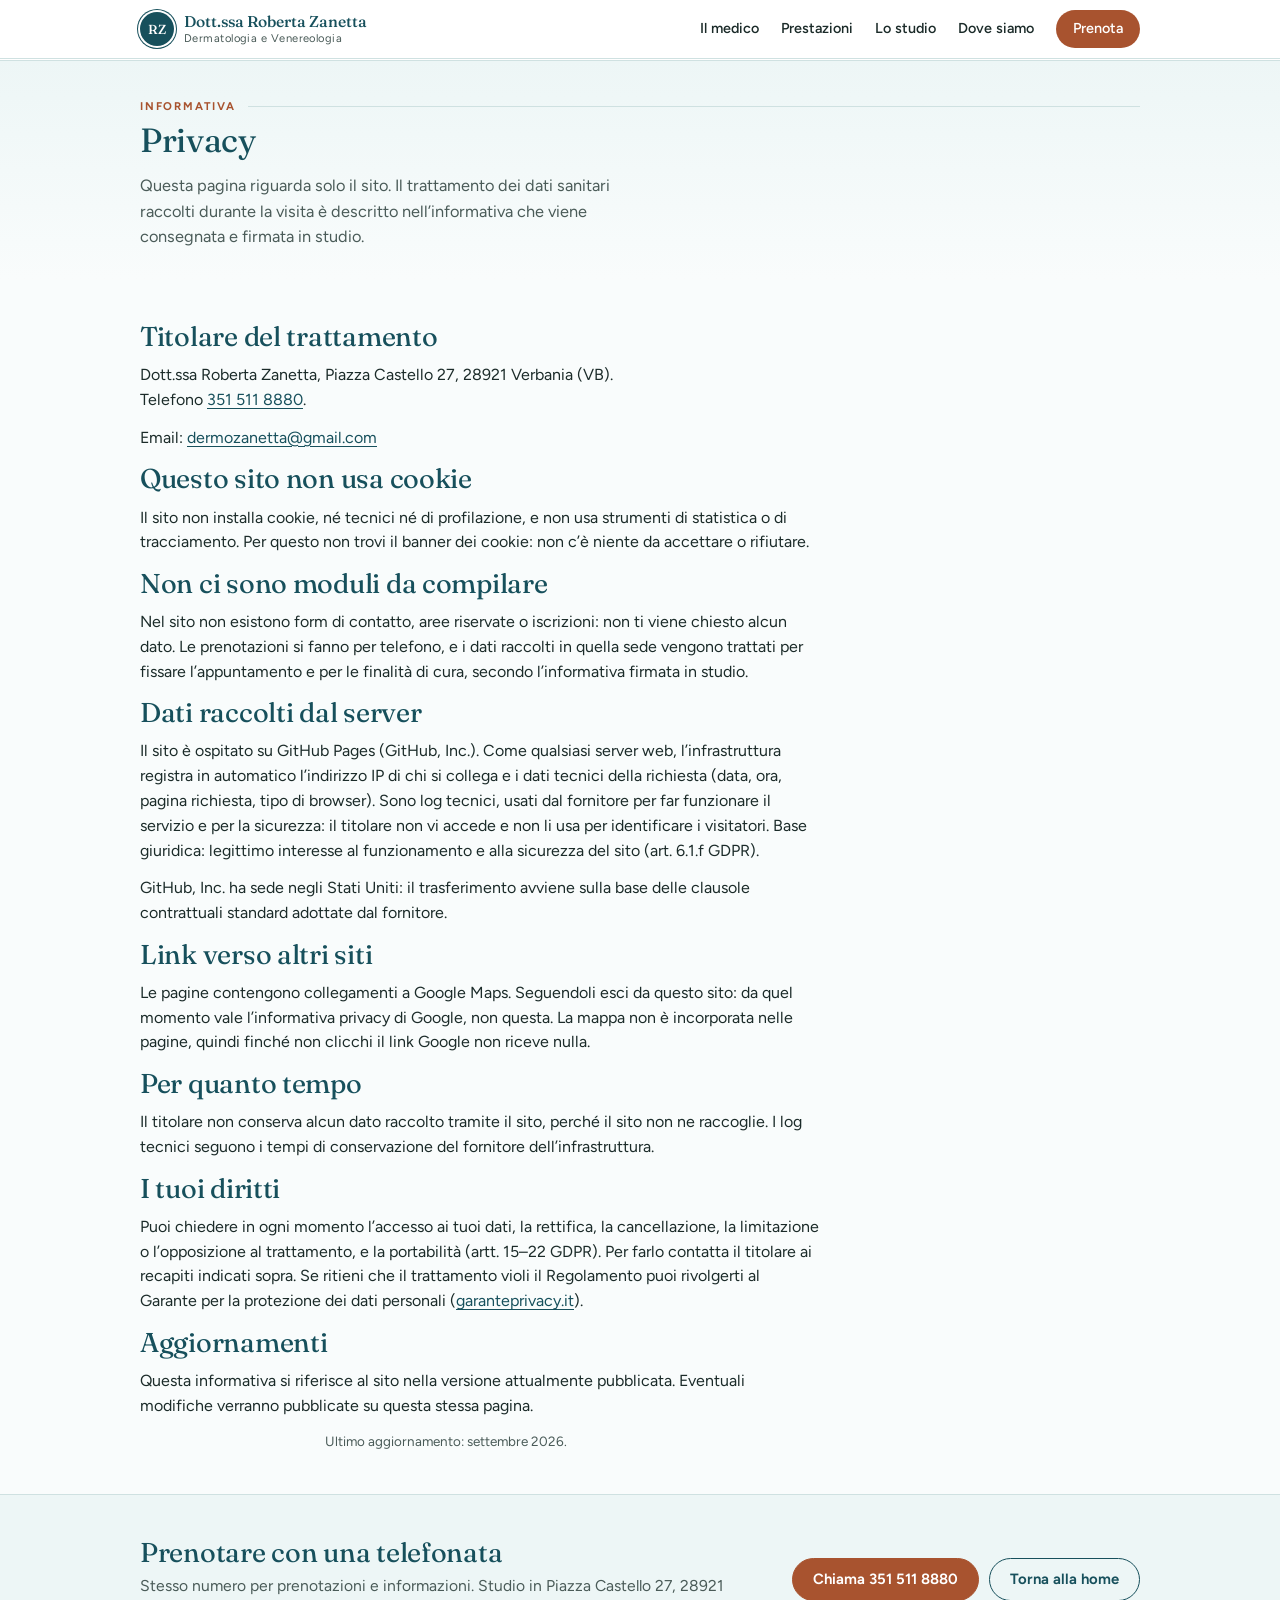
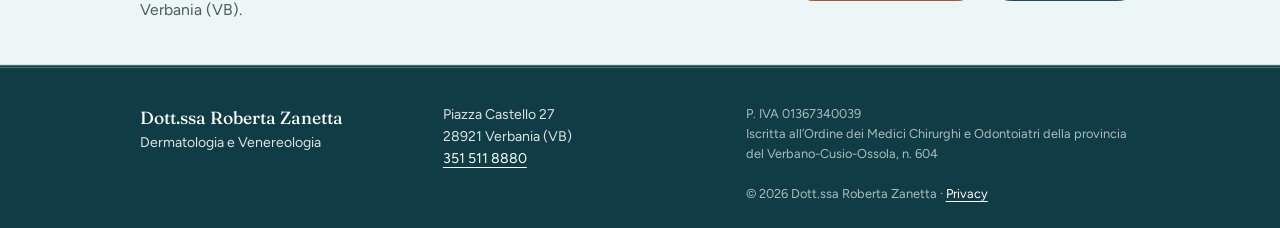
<file: privacy.html>
<!DOCTYPE html>
<html lang="it">
<head>
<meta charset="utf-8">
<meta name="viewport" content="width=device-width, initial-scale=1">
<!-- Sicurezza: la pagina carica solo file di questo sito. Se un domani
     si aggiunge qualcosa da fuori (mappa incorporata, font di Google,
     statistiche) va aggiunto qui, oltre che nell'informativa privacy. -->
<meta http-equiv="Content-Security-Policy" content="default-src 'self'; script-src 'self'; style-src 'self'; img-src 'self' data:; object-src 'none'; base-uri 'self'; form-action 'none'">
<title data-t="seo.privacy.titolo">Privacy — Dott.ssa Roberta Zanetta, dermatologa a Verbania</title>
<meta name="description" data-c="seo.privacy.descrizione" content="Informativa privacy del sito della Dott.ssa Roberta Zanetta, dermatologa a Verbania. Il sito non usa cookie e non raccoglie dati tramite moduli.">
<meta name="theme-color" content="#c0764e">
<link rel="icon" href="img/favicon.svg" type="image/svg+xml">
<link rel="canonical" href="https://dermozanetta.it/privacy.html">
<meta property="og:title" content="Privacy &mdash; Dott.ssa Roberta Zanetta, dermatologa a Verbania">
<meta property="og:description" content="Informativa privacy del sito: nessun cookie, nessun modulo, nessuna profilazione.">
<meta property="og:type" content="website">
<meta property="og:locale" content="it_IT">
<meta property="og:site_name" content="Dott.ssa Roberta Zanetta &mdash; Dermatologa">
<meta property="og:url" content="https://dermozanetta.it/privacy.html">
<link rel="stylesheet" href="style.css">
</head>
<body>

<a class="skip" href="#main">Vai al contenuto</a>

<header class="site-header" id="top">
  <div class="wrap header-inner">
    <a class="brand" href="index.html">
      <!--B:marchio-->
      <span class="brand-mark">RZ</span>
      <span class="brand-text">
        <strong>Dott.ssa Roberta Zanetta</strong>
        <small>Dermatologia e Venereologia</small>
      </span>
      <!--/B-->
    </a>

    <button type="button" class="nav-toggle" id="navToggle" aria-expanded="false" aria-controls="nav" aria-label="Apri il menu">
      <span></span><span></span><span></span>
    </button>

    <nav id="nav" class="nav">
      <!-- Voci del menu: si cambiano dal pannello, sezione "Sezioni e menu". -->
      <!--B:menu:privacy.html-->
      <a href="index.html#chi-sono">Il medico</a>
      <a href="prestazioni.html">Prestazioni</a>
      <a href="index.html#studio">Lo studio</a>
      <a href="index.html#contatti">Dove siamo</a>
      <!--/B-->
      <!--B:bottoneChiamaPiccolo-->
      <a class="btn btn-sm" data-c="tel" href="tel:+393515118880">Prenota</a>
      <!--/B-->
    </nav>
  </div>
</header>

<main id="main">

  <section class="page-head">
    <div class="wrap">
      <p class="eyebrow">Informativa</p>
      <h1>Privacy</h1>
      <p class="lead">
        Questa pagina riguarda solo il sito. Il trattamento dei dati sanitari
        raccolti durante la visita &egrave; descritto nell&rsquo;informativa che viene
        consegnata e firmata in studio.
      </p>
    </div>
  </section>

  <!-- ===================== INFORMATIVA =====================
       Vale finche' il sito resta com'e' oggi: nessun cookie, nessun modulo
       di contatto, nessuna statistica. Se un domani si aggiunge Google
       Analytics, una mappa incorporata, un form o il pulsante WhatsApp,
       questa pagina VA RISCRITTA e serve anche il banner dei cookie. -->
  <section class="section">
    <div class="wrap narrow">

      <h2>Titolare del trattamento</h2>
      <!--B:titolarePrivacy-->
      <p>
        Dott.ssa Roberta Zanetta, Piazza Castello 27, 28921 Verbania (VB).<br>
        Telefono <a data-c="tel" href="tel:+393515118880">351&nbsp;511&nbsp;8880</a>.
      </p>
      <p>Email: <a data-c="mail" href="mailto:dermozanetta@gmail.com">dermozanetta@gmail.com</a></p>
      <!--/B-->

      <h2>Questo sito non usa cookie</h2>
      <p>
        Il sito non installa cookie, n&eacute; tecnici n&eacute; di profilazione, e non usa
        strumenti di statistica o di tracciamento. Per questo non trovi il
        banner dei cookie: non c&rsquo;&egrave; niente da accettare o rifiutare.
      </p>

      <h2>Non ci sono moduli da compilare</h2>
      <p>
        Nel sito non esistono form di contatto, aree riservate o iscrizioni:
        non ti viene chiesto alcun dato. Le prenotazioni si fanno per telefono,
        e i dati raccolti in quella sede vengono trattati per fissare
        l&rsquo;appuntamento e per le finalit&agrave; di cura, secondo l&rsquo;informativa
        firmata in studio.
      </p>

      <h2>Dati raccolti dal server</h2>
      <p>
        Il sito &egrave; ospitato su GitHub Pages (GitHub, Inc.). Come qualsiasi
        server web, l&rsquo;infrastruttura registra in automatico l&rsquo;indirizzo IP
        di chi si collega e i dati tecnici della richiesta (data, ora, pagina
        richiesta, tipo di browser). Sono log tecnici, usati dal fornitore per
        far funzionare il servizio e per la sicurezza: il titolare non vi accede
        e non li usa per identificare i visitatori. Base giuridica: legittimo
        interesse al funzionamento e alla sicurezza del sito (art. 6.1.f GDPR).
      </p>
      <p>
        GitHub, Inc. ha sede negli Stati Uniti: il trasferimento avviene sulla
        base delle clausole contrattuali standard adottate dal fornitore.
      </p>

      <h2>Link verso altri siti</h2>
      <p>
        Le pagine contengono collegamenti a Google Maps. Seguendoli esci da
        questo sito: da quel momento vale l&rsquo;informativa privacy di Google,
        non questa. La mappa non &egrave; incorporata nelle pagine, quindi finch&eacute;
        non clicchi il link Google non riceve nulla.
      </p>

      <h2>Per quanto tempo</h2>
      <p>
        Il titolare non conserva alcun dato raccolto tramite il sito, perch&eacute;
        il sito non ne raccoglie. I log tecnici seguono i tempi di
        conservazione del fornitore dell&rsquo;infrastruttura.
      </p>

      <h2>I tuoi diritti</h2>
      <p>
        Puoi chiedere in ogni momento l&rsquo;accesso ai tuoi dati, la rettifica, la
        cancellazione, la limitazione o l&rsquo;opposizione al trattamento, e la
        portabilit&agrave; (artt. 15&ndash;22 GDPR). Per farlo contatta il titolare ai
        recapiti indicati sopra. Se ritieni che il trattamento violi il
        Regolamento puoi rivolgerti al Garante per la protezione dei dati
        personali (<a href="https://www.garanteprivacy.it" target="_blank" rel="noopener">garanteprivacy.it</a>).
      </p>

      <h2>Aggiornamenti</h2>
      <p>
        Questa informativa si riferisce al sito nella versione attualmente
        pubblicata. Eventuali modifiche verranno pubblicate su questa stessa
        pagina.
      </p>
      <p class="note">Ultimo aggiornamento: settembre 2026.</p>

    </div>
  </section>

  <section class="section section-alt">
    <div class="wrap cta-strip">
      <!--B:ctaFinalePrivacy-->
      <div>
        <h2>Prenotare con una telefonata</h2>
        <p class="section-intro">Stesso numero per prenotazioni e informazioni. Studio in Piazza Castello 27, 28921 Verbania (VB).</p>
      </div>
      <div class="cta-strip-actions">
        <a class="btn" data-c="tel" href="tel:+393515118880">Chiama 351&nbsp;511&nbsp;8880</a>
        <a class="btn btn-ghost" href="index.html">Torna alla home</a>
      </div>
      <!--/B-->
    </div>
  </section>

</main>

<footer class="site-footer">
  <div class="wrap footer-inner">
    <!--B:footer-->
    <div>
      <strong>Dott.ssa Roberta Zanetta</strong><br>
      Dermatologia e Venereologia
    </div>
    <div>
      Piazza Castello 27<br>
      28921 Verbania (VB)<br>
      <a data-c="tel" href="tel:+393515118880">351&nbsp;511&nbsp;8880</a>
    </div>
    <div class="footer-note">
      <!-- Dati obbligatori per legge sul sito di un medico (pubblicita'
           sanitaria): vanno tenuti su tutte le pagine, non solo in home. -->
      P. IVA 01367340039<br>
      Iscritta all’Ordine dei Medici Chirurghi e Odontoiatri della provincia del Verbano-Cusio-Ossola, n. 604<br>
      <br>
      &copy; <span id="year">2026</span> Dott.ssa Roberta Zanetta &middot;
      <a href="privacy.html">Privacy</a>
    </div>
    <!--/B-->
  </div>
</footer>

<!--B:bottoneChiamaFisso-->
<a class="call-fab" data-c="tel" href="tel:+393515118880">Chiama 351&nbsp;511&nbsp;8880</a>
<!--/B-->

<!--B:briciolePrivacy-->
<script type="application/ld+json">
{
  "@context": "https://schema.org",
  "@type": "BreadcrumbList",
  "itemListElement": [
    {
      "@type": "ListItem",
      "position": 1,
      "name": "Home",
      "item": "https://dermozanetta.it/"
    },
    {
      "@type": "ListItem",
      "position": 2,
      "name": "Privacy",
      "item": "https://dermozanetta.it/privacy.html"
    }
  ]
}
</script>
<!--/B-->

<script src="script.js" defer></script>
</body>
</html>
</file>
<file: style.css>
/* =========================================================
   Studio Dermatologico Zanetta — foglio di stile unico
   Versione "carta intestata" (prova di design, terza impostazione)

   Idea: il sito come la carta intestata di un medico. Poca
   decorazione, molta tipografia: filetti sottili, doppio filetto
   sotto l'intestazione, titoli di sezione con una riga a fianco,
   prestazioni come indice numerato, orari in un riquadro a timbro.

   Misure: compatto di proposito. Testo da 16 px, colonna da
   1040 px, sezioni basse, bottoni da 42 px (ancora comodi da toccare).
   Caratteri: file locali in fonts/ (la CSP non ammette font esterni).
   ========================================================= */

@font-face{
  font-family:"Fraunces";
  src:url("fonts/fraunces-latin-opsz-normal.woff2") format("woff2");
  font-weight:100 900; font-style:normal; font-display:swap;
}
@font-face{
  font-family:"Fraunces";
  src:url("fonts/fraunces-latin-opsz-italic.woff2") format("woff2");
  font-weight:100 900; font-style:italic; font-display:swap;
}
@font-face{
  font-family:"Figtree";
  src:url("fonts/figtree-latin-wght-normal.woff2") format("woff2");
  font-weight:300 900; font-style:normal; font-display:swap;
}

:root{
  --bianco:      #ffffff;
  --carta:       #f9fcfc;
  --salvia-1:    #edf6f6;
  --salvia-2:    #d9ebeb;
  --linea:       #cfe1e1;

  --petrolio:    #17505c;
  --petrolio-2:  #0f3c45;
  --inchiostro:  #1b2b29;
  --testo-soft:  #4a5b58;

  --terracotta:  #a8532f;
  --terracotta-2:#8c4222;

  --radius:   12px;
  --wrap:     1040px;
  --font:   "Figtree", "Segoe UI", system-ui, -apple-system, Arial, sans-serif;
  --font-t: "Fraunces", Georgia, "Times New Roman", serif;
}

*,*::before,*::after{ box-sizing:border-box; }

html{ scroll-behavior:smooth; scroll-padding-top:76px; }

body{
  margin:0;
  font-family:var(--font);
  font-size:16px;
  line-height:1.55;
  color:var(--inchiostro);
  background:var(--carta);
  -webkit-font-smoothing:antialiased;
  overflow-x:hidden;
}

img{ max-width:100%; height:auto; display:block; }
a{ color:var(--petrolio); text-underline-offset:.2em; }

h1,h2,h3{
  font-family:var(--font-t);
  font-weight:430;
  font-optical-sizing:auto;
  line-height:1.15;
  letter-spacing:-.01em;
  color:var(--petrolio);
  margin:0 0 .4em;
  text-wrap:balance;
}
h1{ font-size:clamp(1.65rem, 3vw, 2.3rem); }
h2{ font-size:clamp(1.3rem, 2.2vw, 1.7rem); }
h3{ font-size:1.02rem; font-weight:500; line-height:1.25; }
p{ margin:0 0 .8em; }

.wrap{ width:100%; max-width:var(--wrap); margin:0 auto; padding:0 20px; }

/* Occhiello: parola in maiuscolo e riga sottile che riempie lo spazio,
   come l'intestazione di una rubrica. */
.eyebrow{
  font-family:var(--font);
  display:flex; align-items:center; gap:12px;
  font-size:.7rem; font-weight:700; line-height:1.3;
  letter-spacing:.16em; text-transform:uppercase;
  color:var(--terracotta);
  margin:0 0 .7em;
}
.eyebrow::after{ content:""; flex:1; height:1px; background:var(--linea); }

/* Le sezioni sono allineate a sinistra, come un documento. */
.center{ text-align:left; }
.section-intro.center{ margin-left:0; margin-right:0; }

.section{ padding:clamp(26px, 3.6vw, 42px) 0; }
.section-alt{ background:var(--salvia-1); border-top:1px solid var(--linea); border-bottom:1px solid var(--linea); }
.section-intro{ color:var(--testo-soft); max-width:62ch; margin-bottom:0; font-size:.98rem; }
/* Sezioni di solo testo (anche quelle aggiunte dal pannello): partono dallo
   stesso filo delle altre; e' il testo, non il blocco, a restare stretto. */
.narrow{ max-width:var(--wrap); }
.narrow > h2, .narrow > p, .narrow > ul{ max-width:68ch; }
.narrow > .sezione-foto{ max-width:820px; }

.skip{
  position:absolute; left:-9999px; top:0; background:var(--petrolio); color:#fff;
  padding:10px 16px; z-index:100;
}
.skip:focus{ left:8px; top:8px; }

.sr-only{
  position:absolute; width:1px; height:1px; padding:0; margin:-1px;
  overflow:hidden; clip:rect(0,0,0,0); white-space:nowrap; border:0;
}

a:focus-visible, button:focus-visible, summary:focus-visible, input:focus-visible{
  outline:3px solid #e08a5f; outline-offset:2px;
}

/* ---------------- Bottoni ---------------- */
.btn{
  display:inline-flex; align-items:center; justify-content:center; gap:.5em;
  min-height:42px;
  background:var(--terracotta);
  color:#fff;
  text-decoration:none;
  font-weight:650; font-size:.93rem;
  padding:9px 20px;
  border-radius:999px;
  border:1.5px solid var(--terracotta);
  transition:background .2s ease, border-color .2s ease, color .2s ease;
}
.btn:hover{ background:var(--terracotta-2); border-color:var(--terracotta-2); }
.btn-ghost{ background:transparent; color:var(--petrolio); border-color:var(--petrolio); }
.btn-ghost:hover{ background:var(--petrolio); border-color:var(--petrolio); color:#fff; }
.btn-sm{ min-height:36px; padding:6px 16px; font-size:.88rem; }
.btn-block{ display:flex; margin-top:14px; }
.azione-sezione{ margin:22px 0 0; }

/* ---------------- Header: carta intestata ---------------- */
.site-header{
  position:sticky; top:0; z-index:50;
  background:rgba(255,255,255,.96);
  backdrop-filter:blur(8px);
  -webkit-backdrop-filter:blur(8px);
  border-bottom:3px double var(--linea);
}
.header-inner{ display:flex; align-items:center; justify-content:space-between; gap:16px; min-height:58px; }

.brand{ display:flex; align-items:center; gap:10px; text-decoration:none; color:inherit; }
.brand-mark{
  width:34px; height:34px; flex:0 0 34px;
  display:grid; place-items:center;
  border-radius:50%;
  background:var(--petrolio); color:#fff;
  font-family:var(--font-t); font-size:.82rem; font-weight:500; letter-spacing:-.02em;
  box-shadow:0 0 0 2px var(--bianco), 0 0 0 3px var(--petrolio);   /* doppio anello da timbro */
}
.brand-text{ display:flex; flex-direction:column; line-height:1.15; }
.brand-text strong{ font-family:var(--font-t); font-weight:500; font-size:.98rem; color:var(--petrolio); }
.brand-text small{ color:var(--testo-soft); font-size:.7rem; letter-spacing:.04em; margin-top:1px; }

.nav{ display:flex; align-items:center; gap:22px; }
.nav a{ text-decoration:none; color:var(--inchiostro); font-size:.9rem; font-weight:550; padding:4px 0; border-bottom:2px solid transparent; }
.nav a:not(.btn):hover{ color:var(--petrolio); border-bottom-color:var(--terracotta); }
.nav .btn{ color:#fff; padding:6px 16px; }

.nav-toggle{
  display:none; background:none; border:0; cursor:pointer;
  width:44px; height:44px; padding:10px;
}
.nav-toggle span{ display:block; height:2px; background:var(--petrolio); margin:5px 0; border-radius:2px; transition:.25s; }
.nav-toggle[aria-expanded="true"] span:nth-child(1){ transform:translateY(7px) rotate(45deg); }
.nav-toggle[aria-expanded="true"] span:nth-child(2){ opacity:0; }
.nav-toggle[aria-expanded="true"] span:nth-child(3){ transform:translateY(-7px) rotate(-45deg); }

/* ---------------- Hero ---------------- */
.hero{
  background:linear-gradient(180deg, var(--salvia-1) 0%, var(--carta) 100%);
  padding:clamp(26px, 4vw, 44px) 0 clamp(26px, 3.4vw, 38px);
}
.hero-inner{
  display:flex; justify-content:flex-start; align-items:center;
  gap:clamp(24px, 4vw, 44px);
}
/* Il testo parte dallo stesso filo del resto della pagina; la foto gli sta
   accanto, senza il vuoto in mezzo. */
.hero-text{ flex:0 1 660px; max-width:660px; }
.hero h1{ margin-bottom:.45em; max-width:22ch; }
.lead{ font-size:1.02rem; color:var(--testo-soft); max-width:52ch; line-height:1.55; }
.hero-text .lead{ margin-bottom:1.3em; }
.hero-cta{ display:flex; flex-wrap:wrap; gap:10px; margin:0; }
.hero-note{ font-size:.85rem; color:var(--testo-soft); margin:12px 0 0; }

/* Ritratto piccolo, ad arco, con un filetto staccato come un timbro. */
.hero-photo{
  margin:0; flex:0 0 auto; width:250px;
  background:var(--salvia-2);
  border-radius:999px 999px 12px 12px;
  outline:1px solid var(--petrolio); outline-offset:5px;
  overflow:hidden;
}
.hero-photo img{
  width:100%; aspect-ratio:4/5; object-fit:cover; object-position:50% 12%;
  mix-blend-mode:multiply;   /* il bianco dello sfondo foto si fonde col fondo */
}

/* ---------------- Due colonne ---------------- */
.two-col{ display:grid; grid-template-columns:1fr 1fr; gap:clamp(24px, 5vw, 56px); align-items:start; }
.col-photo{ margin:0; }
.col-photo img{ width:100%; border-radius:var(--radius); object-fit:cover; aspect-ratio:1/1; }

.check-list{ list-style:none; margin:12px 0 18px; padding:0; }
.check-list li{ position:relative; padding-left:24px; margin-bottom:6px; }
.check-list li::before{
  content:""; position:absolute; left:0; top:.35em;
  width:15px; height:15px; border-radius:50%;
  background:var(--salvia-2)
    url("data:image/svg+xml;utf8,<svg xmlns='http://www.w3.org/2000/svg' viewBox='0 0 24 24'><path d='M6.5 12.5l4 4 7-8' fill='none' stroke='%2317505c' stroke-width='3' stroke-linecap='round' stroke-linejoin='round'/></svg>") center/10px no-repeat;
}

/* ---------------- Il medico: titolo sopra il testo ---------------- */
#chi-sono h2 ~ *{ max-width:68ch; }
#chi-sono p{ color:var(--testo-soft); }
#chi-sono h2 + p{ font-size:1.08rem; line-height:1.55; color:var(--inchiostro); }

/* ---------------- Prestazioni: indice numerato su due colonne ---------------- */
.cards{
  counter-reset:scheda;
  display:grid;
  grid-template-columns:repeat(2, minmax(0,1fr));
  column-gap:44px;
  margin-top:18px;
  border-top:1px solid var(--linea);
}
.card{
  counter-increment:scheda;
  display:grid; grid-template-columns:30px minmax(0,1fr);
  padding:11px 6px 12px;
  border-bottom:1px solid var(--linea);
  transition:background .2s ease;
}
.card::before{
  content:counter(scheda, decimal-leading-zero);
  grid-row:1 / span 2;
  font-family:var(--font-t); font-style:italic; font-weight:400;
  font-size:.9rem; line-height:1.4; color:var(--terracotta);
}
.card:hover{ background:var(--salvia-1); }
.card[hidden]{ display:none; }
.card h3{ margin:0 0 .15em; }
.card p{ margin:0; color:var(--testo-soft); font-size:.88rem; line-height:1.45; }

/* In home le prestazioni sono un carosello di schede-indice: se ne vedono
   tre e un pezzo della quarta, il resto si scorre (frecce, barra, dito).
   L'elenco completo e a un clic: "Vedi tutte le prestazioni". */
.carosello{ margin-top:0; }
.carosello-pista{
  display:flex; flex-wrap:nowrap; gap:14px;
  overflow-x:auto; border-top:0; margin-top:16px; padding:2px 2px 8px;
  scroll-snap-type:x mandatory; scroll-behavior:smooth; scrollbar-width:none;
}
.carosello-pista::-webkit-scrollbar{ display:none; }
.carosello-pista .card{
  display:block; flex:0 0 calc((100% - 28px) / 3.25); scroll-snap-align:start;
  background:var(--bianco); border:1px solid var(--linea); border-radius:var(--radius);
  padding:14px 16px 16px;
}
.carosello-pista .card::before{ display:block; margin-bottom:6px; font-size:.95rem; }
.carosello-pista .card:hover{ background:var(--bianco); border-color:var(--petrolio); }
.carosello-pista:focus-visible{ outline:3px solid #e08a5f; outline-offset:3px; }

.carosello-comandi{ display:flex; align-items:center; gap:12px; margin-top:6px; }
.carosello-comandi[hidden]{ display:none; }
.carosello-barra{ position:relative; flex:1; height:4px; background:var(--linea); border-radius:999px; cursor:pointer; }
.carosello-barra span{ position:absolute; top:-1px; bottom:-1px; left:0; background:var(--petrolio); border-radius:999px; transition:left .12s linear; }
.carosello-freccia{
  flex:0 0 auto; width:38px; height:38px; border-radius:50%;
  border:1.5px solid var(--petrolio); background:var(--bianco); color:var(--petrolio);
  font:inherit; font-size:1.05rem; line-height:1; cursor:pointer;
  transition:background .2s, color .2s;
}
.carosello-freccia:hover{ background:var(--petrolio); color:#fff; }

/* ---------------- Lo studio ---------------- */
.gallery{
  display:grid; grid-template-columns:repeat(3, 1fr);
  gap:14px; margin-top:18px;
}
.gallery img{
  width:100%; aspect-ratio:1/1; object-fit:cover; object-position:50% 45%;
  border-radius:var(--radius);
}

/* ---------------- Sezioni libere ---------------- */
.sezione-foto{ margin:18px 0 0; }
.sezione-foto img{ width:100%; aspect-ratio:3/2; object-fit:cover; border-radius:var(--radius); }

/* ---------------- Testata pagina interna ---------------- */
.page-head{
  background:linear-gradient(180deg, var(--salvia-1) 0%, var(--carta) 100%);
  padding:clamp(24px, 3.4vw, 38px) 0 clamp(20px, 3vw, 30px);
}
.page-head h1{ font-size:clamp(1.55rem, 2.8vw, 2.1rem); max-width:24ch; }
.page-head .lead{ margin-bottom:0; }
.page-head .btn{ margin-top:14px; }

/* ---------------- Ricerca prestazioni ---------------- */
.search{ max-width:460px; margin:0 0 16px; }
.search label{
  display:block; margin-bottom:6px;
  font-size:.7rem; font-weight:700;
  text-transform:uppercase; letter-spacing:.16em; color:var(--terracotta);
}
.search input{
  width:100%; font:inherit; font-size:1rem; color:var(--inchiostro);
  min-height:44px; padding:8px 18px;
  background:var(--bianco);
  border:1.5px solid var(--linea);
  border-radius:999px;
}
.search input:focus{ outline:none; border-color:var(--petrolio); box-shadow:0 0 0 3px rgba(23,80,92,.14); }
.search-esito{ margin:8px 4px 0; font-size:.88rem; color:var(--testo-soft); min-height:1.2em; }

.note-legale{
  margin:20px 0 0; font-size:.86rem; color:var(--testo-soft);
  border-left:3px solid var(--salvia-2); padding-left:14px; max-width:70ch;
}

/* ---------------- Striscia richiamo ---------------- */
.cta-strip{ display:flex; flex-wrap:wrap; align-items:center; justify-content:space-between; gap:18px; }
.cta-strip h2{ margin-bottom:.2em; }
.cta-strip .section-intro{ margin:0; }
.cta-strip-actions{ display:flex; flex-wrap:wrap; gap:10px; }

/* ---------------- Collaborazioni ---------------- */
#collaborazioni{ padding:clamp(22px, 3vw, 32px) 0; }
#collaborazioni .eyebrow{ justify-content:center; }
#collaborazioni .eyebrow::before{ content:""; flex:1; height:1px; background:var(--linea); }
.logos{
  display:flex; flex-wrap:nowrap; overflow-x:auto;
  align-items:stretch; gap:14px; margin-top:16px;
  scroll-snap-type:x proximity;
}
.logo-card{ scroll-snap-align:center; flex:0 0 auto; }
.logo-card:first-child{ margin-left:auto; }
.logo-card:last-child{ margin-right:auto; }
.logo-card{
  display:flex; align-items:center; justify-content:center;
  height:84px; padding:10px 28px;
  background:var(--bianco);
  border:1px solid var(--linea);
  border-radius:10px;
}
.logo-card img{ max-height:54px; max-width:190px; width:auto; height:auto; object-fit:contain; }

/* ---------------- Domande frequenti ---------------- */
.faq{ border-top:1px solid var(--linea); padding:0; margin:0; }
.faq:last-of-type{ border-bottom:1px solid var(--linea); }
.faq summary{
  cursor:pointer; list-style:none;
  padding:13px 4px; font-weight:600; font-size:1rem; color:var(--petrolio);
  display:flex; justify-content:space-between; align-items:center; gap:14px;
}
.faq summary::-webkit-details-marker{ display:none; }
.faq summary::after{ content:"+"; color:var(--terracotta); font-size:1.4rem; line-height:1; flex:0 0 auto; }
.faq[open] summary::after{ content:"–"; }
.faq p{ margin:0 4px 14px; color:var(--testo-soft); font-size:.95rem; }

/* ---------------- Contatti ---------------- */
.two-col h2{ margin-bottom:.3em; }
.contact-list{ display:grid; gap:0; margin-top:14px; border-top:1px solid var(--linea); }
.contact-row{
  display:flex; align-items:center; gap:14px;
  padding:11px 4px;
  border-bottom:1px solid var(--linea);
  text-decoration:none; color:var(--inchiostro);
  transition:background .2s ease;
}
.contact-row:hover{ background:var(--bianco); }
.contact-row span:last-child{ display:flex; flex-direction:column; min-width:0; }
.contact-row strong{ font-size:.98rem; font-weight:650; color:var(--petrolio); overflow-wrap:anywhere; }
.contact-row:first-child strong{ font-family:var(--font-t); font-weight:480; font-size:1.45rem; letter-spacing:-.01em; line-height:1.15; }
.contact-row small{ color:var(--testo-soft); font-size:.84rem; }
.contact-icon{
  flex:0 0 36px; width:36px; height:36px;
  border-radius:50%; background-color:var(--petrolio);
  font-size:0;
  background-repeat:no-repeat; background-position:center; background-size:18px;
  background-image:url("data:image/svg+xml;utf8,<svg xmlns='http://www.w3.org/2000/svg' viewBox='0 0 24 24' fill='none' stroke='white' stroke-width='2' stroke-linecap='round' stroke-linejoin='round'><path d='M5 4h4l2 5-2.5 1.5a11 11 0 0 0 5 5L15 13l5 2v4a2 2 0 0 1-2 2A16 16 0 0 1 3 6a2 2 0 0 1 2-2z'/></svg>");
}
.contact-row[data-c="mappa"] .contact-icon{
  background-image:url("data:image/svg+xml;utf8,<svg xmlns='http://www.w3.org/2000/svg' viewBox='0 0 24 24' fill='none' stroke='white' stroke-width='2' stroke-linecap='round' stroke-linejoin='round'><path d='M12 21s-7-6.2-7-11.5a7 7 0 0 1 14 0C19 14.8 12 21 12 21z'/><circle cx='12' cy='9.5' r='2.5'/></svg>");
}
.contact-row[data-c="mail"] .contact-icon{
  background-image:url("data:image/svg+xml;utf8,<svg xmlns='http://www.w3.org/2000/svg' viewBox='0 0 24 24' fill='none' stroke='white' stroke-width='2' stroke-linecap='round' stroke-linejoin='round'><rect x='3' y='5' width='18' height='14' rx='2'/><path d='M3.5 7l8.5 6.5L20.5 7'/></svg>");
}

/* Orari: riquadro a timbro, doppio filetto. */
.hours-card{
  background:var(--bianco);
  border:3px double var(--petrolio);
  border-radius:var(--radius);
  padding:18px 20px 20px;
}
.hours-card h3{ font-size:1.15rem; margin-bottom:.4em; }
.hours{ width:100%; border-collapse:collapse; font-size:.93rem; }
.hours th{ text-align:left; font-weight:500; padding:7px 8px; }
.hours td{ text-align:right; padding:7px 8px; font-variant-numeric:tabular-nums; font-weight:600; }
.hours tr + tr th, .hours tr + tr td{ border-top:1px solid var(--linea); }
.hours tr.oggi th, .hours tr.oggi td{ background:var(--salvia-2); color:var(--petrolio); font-weight:700; border-top-color:transparent; }
.hours tr.oggi th{ border-radius:8px 0 0 8px; }
.hours tr.oggi td{ border-radius:0 8px 8px 0; }
.note{ font-size:.84rem; color:var(--testo-soft); margin:10px 0 0; text-align:center; }

/* ---------------- Footer ---------------- */
.site-footer{
  background:var(--petrolio-2);
  color:rgba(255,255,255,.86);
  padding:clamp(26px, 4vw, 36px) 0 24px;
  font-size:.88rem; line-height:1.55;
  border-top:3px double rgba(255,255,255,.25);
}
.footer-inner{ display:grid; grid-template-columns:1fr 1fr 1.5fr; gap:clamp(18px, 4vw, 40px); }
.site-footer strong{ font-family:var(--font-t); font-weight:450; font-size:1.1rem; color:#fff; }
.site-footer a{ color:#fff; text-underline-offset:.25em; }
.site-footer a:hover{ color:#f3c3a8; }
.site-footer a:focus-visible{ outline-color:#f3c3a8; }
.footer-note{ color:rgba(255,255,255,.66); font-size:.8rem; }

/* ---------------- Pulsante chiamata mobile ---------------- */
.call-fab{
  display:none;
  position:fixed; left:12px; right:12px; bottom:12px; z-index:60;
  background:var(--terracotta); color:#fff;
  text-align:center; text-decoration:none; font-weight:700; font-size:.98rem;
  padding:13px; border-radius:999px;
  box-shadow:0 8px 22px rgba(15,60,69,.4);
}

/* ---------------- Responsive ---------------- */
@media (max-width: 860px){
  .hero-inner{ flex-direction:column; align-items:flex-start; }
  .hero-text{ flex:none; width:100%; max-width:none; }
  .hero-photo{ width:180px; margin-top:6px; align-self:center; }
  .two-col{ grid-template-columns:1fr; }
  .footer-inner{ grid-template-columns:1fr; }

  .cards{ grid-template-columns:1fr; }
  .carosello-pista .card{ flex-basis:78%; }

  .gallery{
    display:flex; flex-wrap:nowrap; overflow-x:auto;
    scroll-snap-type:x mandatory; -webkit-overflow-scrolling:touch;
    padding-bottom:6px;
  }
  .gallery img{ flex:0 0 62%; width:62%; scroll-snap-align:center; aspect-ratio:4/5; }

  .col-photo{ max-width:420px; }

  .nav-toggle{ display:block; }
  .nav{
    position:absolute; top:100%; left:0; right:0;
    flex-direction:column; align-items:stretch; gap:0;
    background:var(--bianco);
    border-bottom:1px solid var(--linea);
    box-shadow:0 18px 26px -18px rgba(15,60,69,.35);
    padding:4px 20px 18px;
    display:none;
  }
  .nav.open{ display:flex; }
  .nav a{ padding:13px 0; border-bottom:1px solid var(--linea); font-size:1.02rem; }
  .nav .btn{ margin-top:14px; text-align:center; padding:10px 16px; }

  .call-fab{ display:block; }
  body{ padding-bottom:70px; }
  html{ scroll-padding-bottom:80px; }
}

@media (max-width: 520px){
  .brand-text small{ display:none; }
  .hero-cta .btn{ flex:1 1 100%; }
}

@media (prefers-reduced-motion: reduce){
  *,*::before,*::after{ animation:none !important; transition:none !important; scroll-behavior:auto !important; }
}

@media print{
  .site-header,.call-fab,.hero-cta,.nav-toggle{ display:none !important; }
  body{ background:#fff; }
}
</file>
<file: admin.css>
/* =========================================================
   Pannello di modifica del sito — foglio di stile
   Stessi colori del sito, ma pensato per lavorarci dentro:
   testo grande, campi larghi, tutto leggibile anche da telefono.
   ========================================================= */

:root{
  --crema:      #fdf8f3;
  --sabbia:     #f4e9de;
  --sabbia-2:   #eadbcb;
  --terracotta: #c0764e;
  --terracotta-scuro: #a45f3b;
  /* Come in style.css: fondo dei bottoni con la scritta bianca e salvia
     per le scritte piccole, abbastanza scuri da leggersi (WCAG AA). */
  --terracotta-forte: #ab633d;
  --terracotta-forte-hover: #8e4d2c;
  --salvia:     #7f8f7a;
  --salvia-testo: #606d5c;
  --bruno:      #3b2e27;
  --bruno-soft: #6d5c50;
  --bianco:     #fffdfb;
  --rosso:      #b3402e;
  --verde:      #4f7a52;

  --radius:   16px;
  --radius-s: 10px;
  --ombra:    0 10px 30px rgba(59,46,39,.08);
  --font: "Segoe UI", system-ui, -apple-system, "Helvetica Neue", Arial, sans-serif;
  --font-t: Georgia, "Times New Roman", serif;
}

*,*::before,*::after{ box-sizing:border-box; }

/* Il browser nasconde da solo cio' che ha l'attributo hidden, ma solo
   finche' nessuno gli assegna un display: una riga come
   ".accesso{ display:grid }" qui sotto lo rimetterebbe a schermo. Questa
   regola chiude la questione una volta per tutte: e' cosi' che il
   pannello fa sparire la schermata di accesso dopo il login. */
[hidden]{ display:none !important; }

body{
  margin:0;
  font-family:var(--font);
  font-size:16px;
  line-height:1.55;
  color:var(--bruno);
  background:var(--crema);
}

h1,h2,h3{ font-family:var(--font-t); font-weight:600; line-height:1.2; margin:0 0 .3em; }
h1{ font-size:1.6rem; }
h2{ font-size:1.3rem; }
h3{ font-size:1.05rem; }
p{ margin:0 0 .7em; }
a{ color:var(--terracotta-scuro); }

/* ---------- Schermata di accesso ---------- */
.accesso{
  min-height:100vh;
  display:grid;
  place-items:center;
  padding:24px;
}
.accesso-box{
  width:100%;
  max-width:420px;
  background:var(--bianco);
  border:1px solid var(--sabbia-2);
  border-radius:var(--radius);
  box-shadow:var(--ombra);
  padding:32px 28px;
}
.accesso-box .marchio{
  display:inline-grid;
  place-items:center;
  width:46px; height:46px;
  border-radius:50%;
  background:var(--terracotta);
  color:#fff;
  font-family:var(--font-t);
  font-size:1.3rem;
  margin-bottom:14px;
}

/* ---------- Impalcatura ---------- */
.barra{
  position:sticky; top:0; z-index:10;
  display:flex; flex-wrap:wrap; gap:12px; align-items:center;
  padding:12px 20px;
  background:var(--bianco);
  border-bottom:1px solid var(--sabbia-2);
}
.barra .titolo{ font-family:var(--font-t); font-size:1.1rem; margin-right:auto; }
.barra .stato{ font-size:.85rem; color:var(--bruno-soft); }
.barra .stato.ok{ color:var(--verde); }
.barra .stato.errore{ color:var(--rosso); }

.impalcatura{ display:grid; grid-template-columns:210px minmax(380px,1fr); gap:0; align-items:start; }
/* Con l'anteprima aperta la pagina si divide in tre: menu, modulo,
   anteprima. Sotto i 1180px non ci sta, e l'anteprima diventa un
   pannello che si apre sopra il resto (vedi in fondo). */
.impalcatura.con-anteprima{ grid-template-columns:200px minmax(340px,1fr) minmax(420px,46%); }

.menu{
  position:sticky; top:59px;
  padding:18px 12px;
  border-right:1px solid var(--sabbia-2);
  min-height:calc(100vh - 59px);
}
.menu button{
  display:block; width:100%; text-align:left;
  padding:9px 12px; margin-bottom:2px;
  border:0; border-radius:var(--radius-s);
  background:transparent; color:var(--bruno);
  font:inherit; font-size:.95rem; cursor:pointer;
}
.menu button:hover{ background:var(--sabbia); }
.menu button[aria-current="true"]{ background:var(--terracotta-forte); color:#fff; }

.contenuto{ padding:26px 28px 90px; max-width:820px; }

.sezione[hidden]{ display:none; }
.sezione > p.guida{
  background:var(--sabbia);
  border-left:4px solid var(--salvia);
  border-radius:0 var(--radius-s) var(--radius-s) 0;
  padding:12px 14px;
  font-size:.92rem;
  color:var(--bruno-soft);
}

/* ---------- Campi ---------- */
.campo{ margin:0 0 20px; }
.campo > label{ display:block; font-weight:600; font-size:.95rem; margin-bottom:4px; }
.campo .aiuto{ font-size:.85rem; color:var(--bruno-soft); margin:0 0 6px; }
/* Nota "password dimenticata?" sotto il modulo di accesso. */
.accesso-box .aiuto{ font-size:.85rem; color:var(--bruno-soft); margin:0; }

input[type=text], input[type=email], input[type=password], input[type=url], input[type=number], textarea, select{
  width:100%;
  min-width:0;   /* altrimenti non scendono sotto la loro larghezza naturale */
  padding:10px 12px;
  border:1px solid var(--sabbia-2);
  border-radius:var(--radius-s);
  background:var(--bianco);
  font:inherit;
  color:var(--bruno);
}
textarea{ min-height:92px; resize:vertical; line-height:1.5; }
input:focus, textarea:focus{ outline:2px solid var(--terracotta); outline-offset:1px; }

.conteggio{ font-size:.8rem; color:var(--bruno-soft); margin-top:3px; }
.conteggio.lungo{ color:var(--rosso); }

/* ---------- Bottoni ---------- */
.btn{
  display:inline-block;
  padding:10px 18px;
  border:0; border-radius:999px;
  background:var(--terracotta-forte); color:#fff;
  font:inherit; font-weight:600; cursor:pointer;
  text-decoration:none;
}
.btn:hover{ background:var(--terracotta-forte-hover); }
.btn:disabled{ opacity:.5; cursor:default; }
.btn-ghost{ background:transparent; color:var(--terracotta-scuro); border:1px solid var(--sabbia-2); }
.btn-ghost:hover{ background:var(--sabbia); color:var(--terracotta-scuro); }
.btn-sm{ padding:6px 12px; font-size:.85rem; }
.btn-rosso{ background:transparent; color:var(--rosso); border:1px solid var(--sabbia-2); }
.btn-rosso:hover{ background:#f7e7e3; color:var(--rosso); }

/* ---------- Elementi di un elenco (prestazioni, domande, loghi...) ---------- */
.voce{
  background:var(--bianco);
  border:1px solid var(--sabbia-2);
  border-radius:var(--radius);
  padding:16px;
  margin-bottom:14px;
}
.voce-testa{
  display:flex; gap:8px; align-items:center;
  margin-bottom:10px;
}
.voce-testa .numero{
  font-size:.8rem; font-weight:700; color:var(--salvia-testo);
  text-transform:uppercase; letter-spacing:.1em;
  margin-right:auto;
}
.voce .campo:last-child{ margin-bottom:0; }
.voce-testa{ flex-wrap:wrap; }
.voce h4{ margin:18px 0 4px; font-size:.95rem; }
/* Note di aiuto fuori da un campo (sotto un titoletto, in una scheda):
   stesso aspetto di quelle dentro i campi. */
.voce > .aiuto, .sezione > .aiuto{ font-size:.85rem; color:var(--bruno-soft); margin:0 0 8px; }
select:focus{ outline:2px solid var(--terracotta); outline-offset:1px; }

/* Sezioni della home: una sezione nascosta resta nell'elenco, col bordo
   tratteggiato, cosi' si vede che c'e' e si puo' rimettere. */
.voce.nascosta{ background:transparent; border-style:dashed; }
.voce.nascosta .numero{ color:var(--bruno-soft); }
.spunta{ display:inline-flex; align-items:center; gap:6px; font-size:.9rem; font-weight:600; cursor:pointer; }
.spunta input{ width:18px; height:18px; accent-color:var(--terracotta-forte); }

/* Bottone che sembra un link, dentro una frase ("si modificano in …"). */
button.link{
  background:none; border:0; padding:0; font:inherit; cursor:pointer;
  color:var(--terracotta-scuro); text-decoration:underline;
}

/* ---------- Orari ---------- */
.orari{ width:100%; border-collapse:collapse; }
.orari th{ text-align:left; padding:6px 10px 6px 0; font-weight:600; width:130px; }
.orari td{ padding:4px 0; }
.orari input{ max-width:280px; }

/* ---------- Foto ---------- */
/* Flex e non griglia: con l'anteprima aperta la colonna si stringe, e
   una griglia a due colonne fisse terrebbe la seconda piu' larga dello
   spazio disponibile facendo uscire i campi dalla scheda. Cosi' invece,
   quando non ci sta, la parte destra va a capo sotto la foto. */
.foto-riga{
  display:flex; flex-wrap:wrap; gap:16px;
  background:var(--bianco);
  border:1px solid var(--sabbia-2);
  border-radius:var(--radius);
  padding:16px;
  margin-bottom:14px;
}
.foto-riga img{
  flex:0 0 150px; width:150px;
  border-radius:var(--radius-s);
  background:var(--sabbia); display:block;
  aspect-ratio:4/3; object-fit:cover;
}
/* min-width:0 e' la parte che conta: senza, un elemento flessibile si
   rifiuta di scendere sotto la larghezza naturale di cio' che contiene
   (una casella di testo vuota "vuole" una ventina di caratteri). */
.foto-riga > div{ flex:1 1 250px; min-width:0; }
.foto-riga.logo img{ aspect-ratio:3/2; object-fit:contain; padding:8px; }
.foto-riga input[type=file]{ max-width:100%; }
.nuova{ font-size:.85rem; color:var(--verde); font-weight:600; }

input[type=file]{ font:inherit; font-size:.9rem; max-width:100%; }

/* ---------- Avvisi ---------- */
.avviso{
  border-radius:var(--radius-s);
  padding:12px 14px;
  margin:0 0 18px;
  font-size:.92rem;
}
.avviso-info{ background:var(--sabbia); color:var(--bruno-soft); }
.avviso-errore{ background:#f7e7e3; color:var(--rosso); }
.avviso-ok{ background:#e8f0e6; color:var(--verde); }

.passi{ padding-left:20px; }
.passi li{ margin-bottom:8px; }

code{
  background:var(--sabbia);
  padding:1px 5px;
  border-radius:5px;
  font-size:.9em;
}

/* ---------- Anteprima ----------
   Dentro il telaio c'e' la pagina vera, ricostruita mentre si scrive.
   Sta ferma in alto mentre il modulo scorre: cosi' si vede l'effetto
   della modifica senza rincorrerla. */
.anteprima{
  position:sticky; top:59px;
  height:calc(100vh - 59px);
  display:flex; flex-direction:column;
  border-left:1px solid var(--sabbia-2);
  background:var(--sabbia);
}
.anteprima-testa{
  display:flex; gap:8px; align-items:center; flex-wrap:wrap;
  padding:10px 14px;
  border-bottom:1px solid var(--sabbia-2);
  background:var(--bianco);
}
.anteprima-testa select{ width:auto; padding:6px 10px; font-size:.9rem; }
.anteprima-nota{ font-size:.78rem; color:var(--bruno-soft); margin-left:auto; }

.anteprima-misure{ display:flex; border:1px solid var(--sabbia-2); border-radius:999px; overflow:hidden; }
.anteprima-misure button{
  border:0; background:transparent; color:var(--bruno-soft);
  font:inherit; font-size:.82rem; padding:5px 12px; cursor:pointer;
}
.anteprima-misure button[aria-pressed="true"]{ background:var(--terracotta-forte); color:#fff; }

.anteprima-cornice{
  flex:1; min-height:0;
  display:flex; justify-content:center;
  padding:14px;
  overflow:auto;
}
.anteprima-cornice iframe{
  width:100%; height:100%;
  border:1px solid var(--sabbia-2);
  border-radius:var(--radius-s);
  background:var(--bianco);
  box-shadow:var(--ombra);
}
/* Vista telefono: stessa pagina dentro una finestra da 390px, che e'
   la larghezza su cui la guarda la maggior parte dei pazienti. */
.anteprima-cornice.telefono iframe{ width:390px; max-width:100%; flex:none; }

.sr-only{
  position:absolute; width:1px; height:1px;
  padding:0; margin:-1px; overflow:hidden;
  clip:rect(0,0,0,0); white-space:nowrap; border:0;
}

/* ---------- Telefono ---------- */
@media (max-width:1180px){
  /* Non c'e' spazio per tre colonne: l'anteprima si apre sopra il
     modulo, a tutto schermo, e si chiude con lo stesso bottone. */
  .impalcatura.con-anteprima{ grid-template-columns:210px minmax(380px,1fr); }
  .anteprima{
    position:fixed; inset:59px 0 0 0;
    height:auto; z-index:9;
    border-left:0;
  }
}

@media (max-width:760px){
  .impalcatura, .impalcatura.con-anteprima{ grid-template-columns:1fr; }
  /* La barra in alto si dispone su due righe quando lo schermo e'
     stretto: l'anteprima parte piu' in basso, o coprirebbe il bottone
     che serve a richiuderla. */
  .anteprima{ inset:104px 0 0 0; }
  .anteprima-nota{ width:100%; margin-left:0; }
  .anteprima-cornice{ padding:8px; }
  .menu{
    position:static; min-height:0;
    border-right:0; border-bottom:1px solid var(--sabbia-2);
    display:flex; gap:6px; overflow-x:auto; padding:10px;
  }
  .menu button{ width:auto; white-space:nowrap; }
  .contenuto{ padding:20px 16px 80px; }
  .foto-riga img{ flex-basis:120px; width:120px; }
}
</file>
